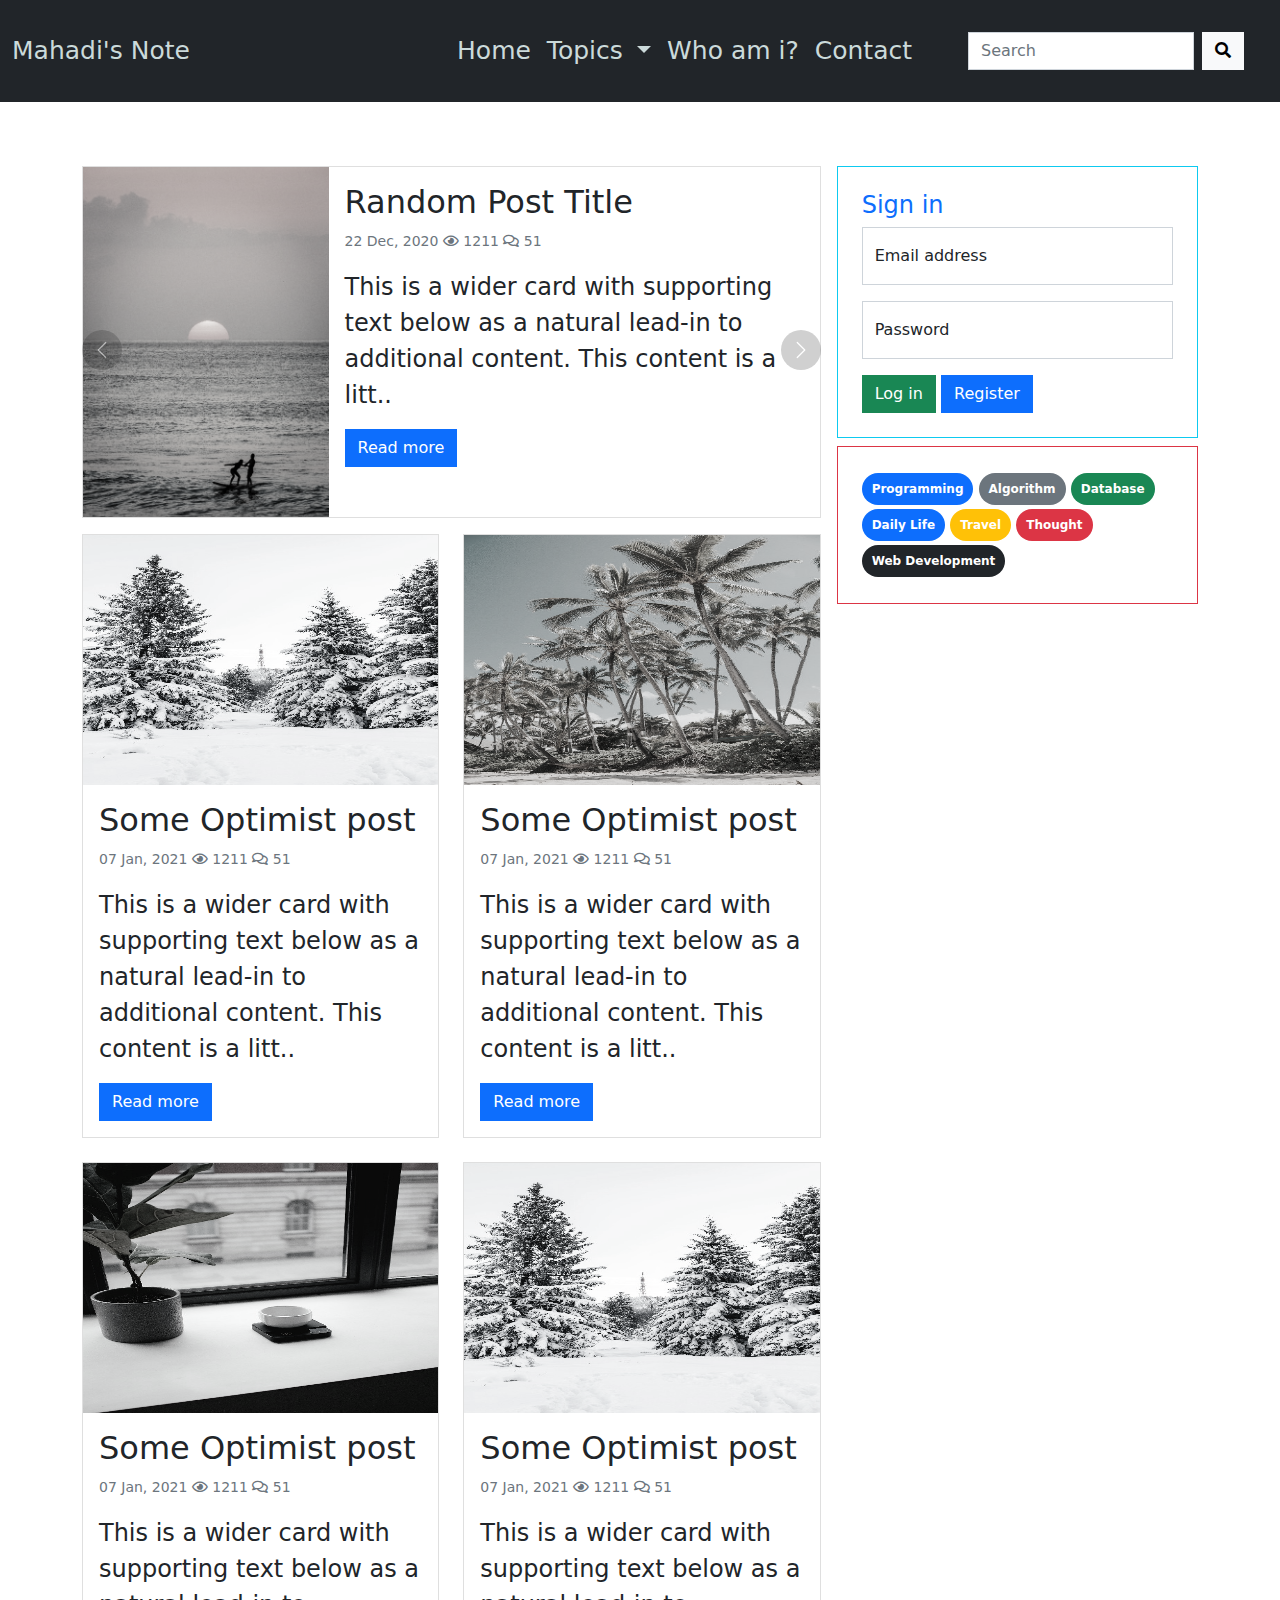
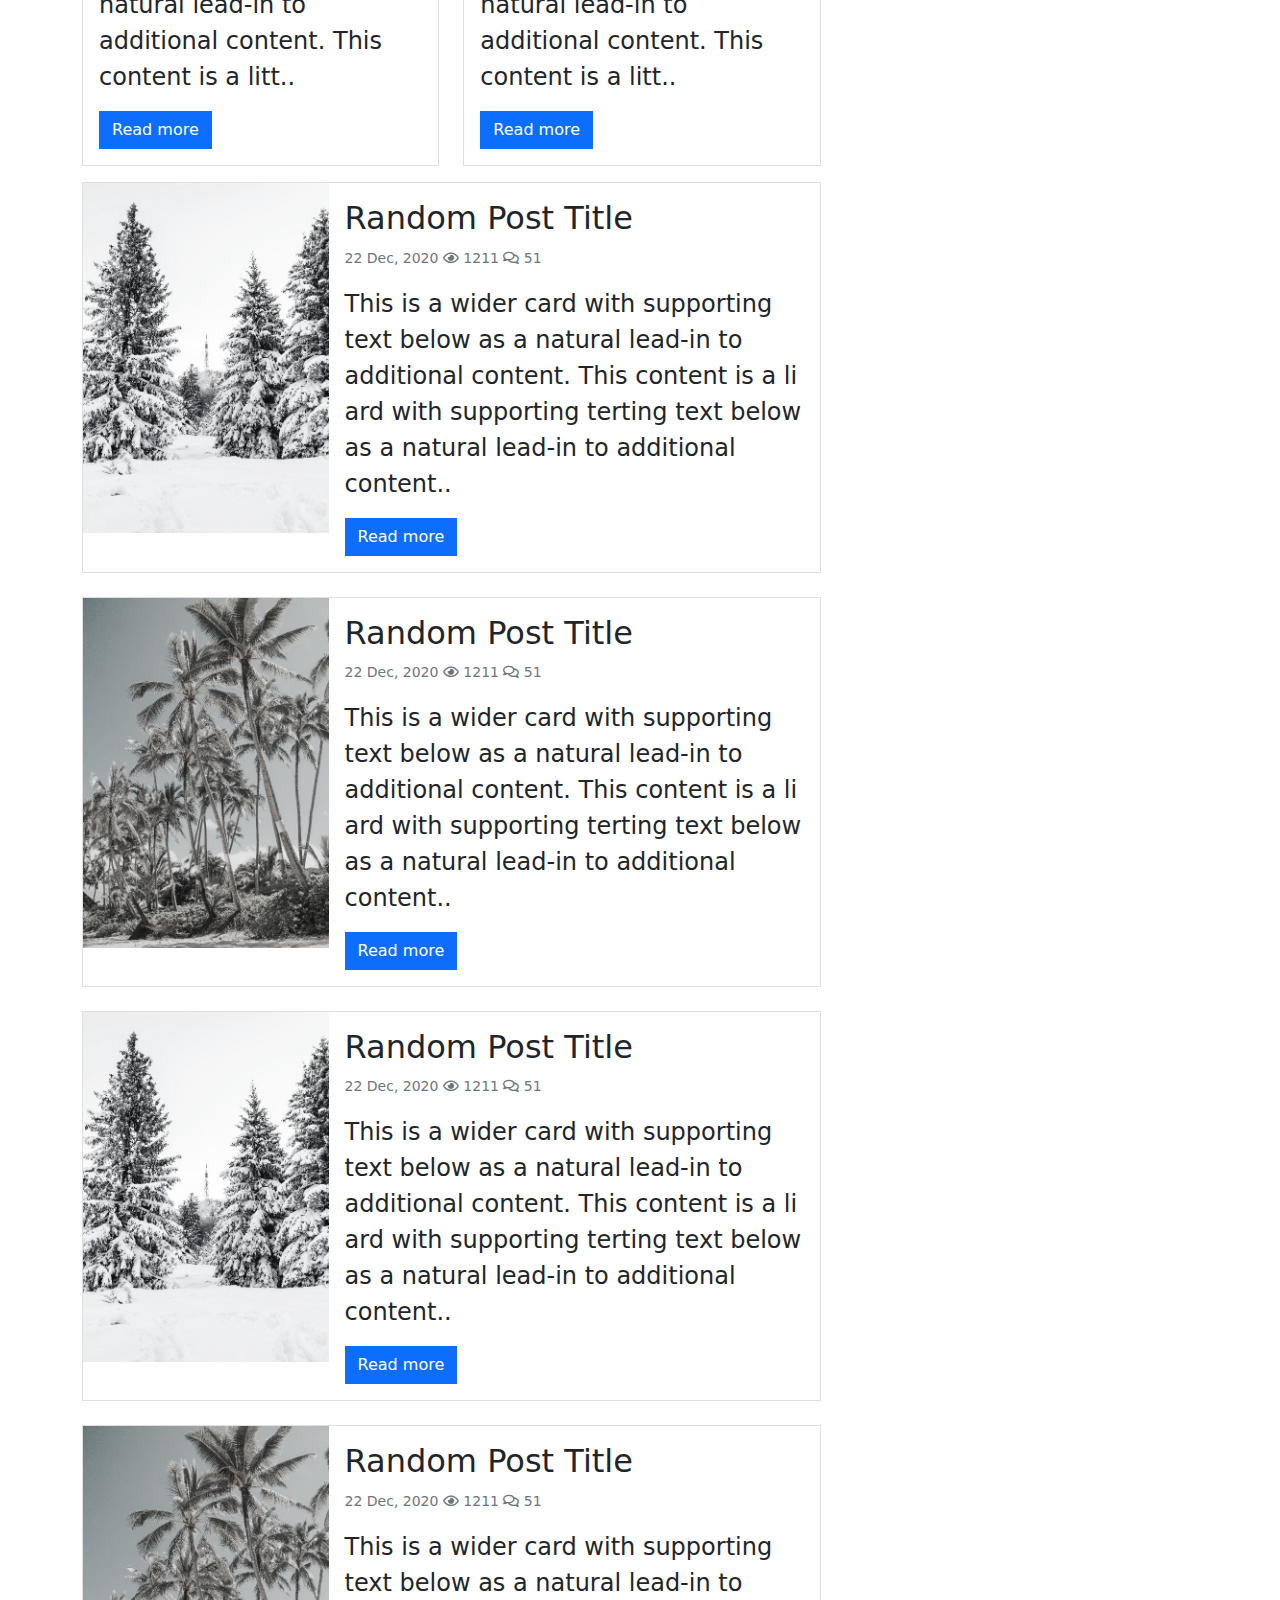
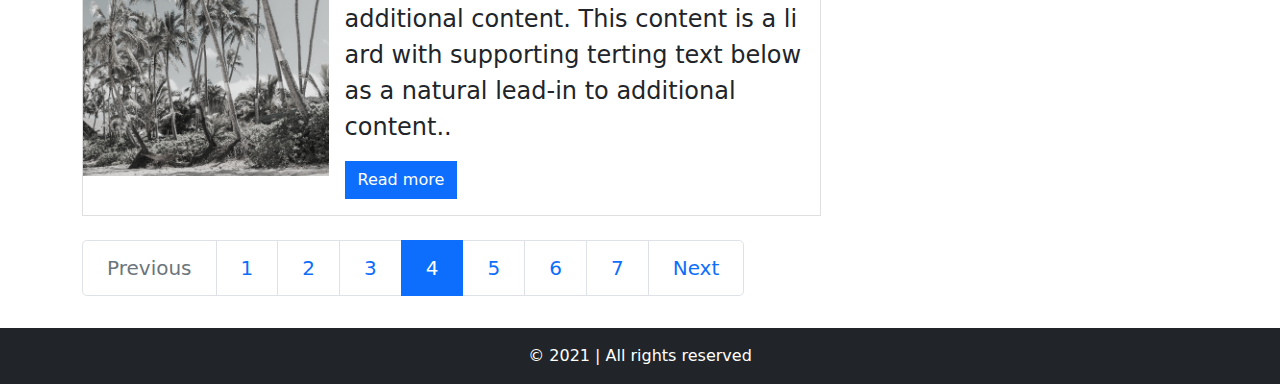
<file: index.html>
<!DOCTYPE html>
<html lang="en">
<head>
    <meta charset="UTF-8">
    <meta name="viewport" content="width=device-width, initial-scale=1.0">
    <title>Blog | Mahadi Hasan</title>
    
    <!-- CSS -->
    <link rel="stylesheet" href="resources/css/vendor/bootstrap.min.css">
    <link rel="stylesheet" href="resources/css/vendor/all.min.css">
    <link rel="stylesheet" href="resources/css/vendor/owl.carousel.min.css">
    <link rel="stylesheet" href="resources/css/vendor/owl.theme.default.css">
    <link rel="stylesheet" href="resources/css/style.css">
    
    <!-- JavaScript -->
    <script src="resources/js/vendor/jquery.min.js" type="text/javascript"></script>
    <script src="resources/js/vendor/bootstrap.bundle.min.js" type="text/javascript"></script>
    <script src="resources/js/vendor/owl.carousel.min.js" type="text/javascript"></script>
    <script src="resources/js/app.js" type="text/javascript"></script>   
    
</head>
<body>
    <nav class="navbar navbar-expand-lg navbar-dark bg-dark py-4">
        <div class="container-fluid">
            <a class="navbar-brand" href="index.html">Mahadi's Note</a>
            <button class="navbar-toggler rounded-0" type="button" data-bs-toggle="collapse" data-bs-target="#togglerContent" aria-controls="togglerContent" aria-expanded="false" aria-label="Toggle navigation">
                <!-- <span class="navbar-toggler-icon"></span> -->
                <i class="fas fa-angle-down"></i>
            </button>
            <div class="collapse navbar-collapse" id="togglerContent">
                
                <ul class="navbar-nav ms-auto me-5 mb-2 mb-lg-0">
                    
                    <li class="nav-item">
                        <a class="nav-link active" aria-current="page" href="index.html">Home</a>
                    </li>
                    
                    <li class="nav-item dropdown">
                        <a class="nav-link dropdown-toggle" href="#" id="navDrop" role="button" data-bs-toggle="dropdown" aria-expanded="false">
                            Topics
                        </a>
                        <ul class="dropdown-menu rounded-0" aria-labelledby="navDrop">
                            <li><a class="dropdown-item" href="#">Programming</a></li>
                            <li><a class="dropdown-item" href="#">Algorithm</a></li>
                            <li><hr class="dropdown-divider"></li>
                            <li><a class="dropdown-item" href="#">Web Development</a></li>
                            <li><a class="dropdown-item" href="#">Web Design</a></li>
                            <li><hr class="dropdown-divider"></li>
                            <li><a class="dropdown-item" href="#">Opinion</a></li>
                            <li><a class="dropdown-item" href="#">Random</a></li>
                            
                        </ul>
                    </li>
                    
                    <li class="nav-item">
                        <a class="nav-link" href="about.html">Who am i?</a>
                    </li>
                    
                    <li class="nav-item">
                        <a class="nav-link" href="contact.html">Contact</a>
                    </li>                    
                    
                </ul>
                
                <form class="d-flex">
                    <input class="form-control rounded-0 me-2" type="search" placeholder="Search" aria-label="Search">
                    <button class="btn btn-light rounded-0 me-4" type="submit"><i class="fas fa-search"></i></button>
                </form>
                
            </div>
        </div>
    </nav>
    
    <div class="container overflow-hidden">
        
        <div class="row g-3 mt-5 top-row">
            
            <div class="col-md-8 col-sm-12">

                <div id="topPostSlider" class="carousel slide" data-bs-ride="carousel">
                    
                    <div class="carousel-inner">
                        <div class="carousel-item active">
                            <div class="card rounded-0 mb-3">
                                <div class="row g-0">
            
                                    <div class="col-md-4">
                                        <img src="resources/media/4.jpg" class="img-fluid card-media" alt="">                            
                                    </div>
            
                                    <div class="col-md-8">
                                        <div class="card-body">
                                            <h2 class="card-title">Random Post Title</h2>
                                            <p class="card-text"><small class="text-muted">22 Dec, 2020 <i class="far fa-eye"></i> 1211 <i class="far fa-comments"></i> 51</small></p>
                                            <p class="card-text fs-4">This is a wider card with supporting text below as a natural lead-in to additional content. This content is a litt..</p>
                                            <a href="#" class="btn btn-primary rounded-0">Read more</a>
                                            
                                        </div>
                                    </div>
                                </div>
                            </div>
                        </div>
                        
                        <div class="carousel-item">
                            <div class="card rounded-0 mb-3">
                                <div class="row g-0">
            
                                    <div class="col-md-4">
                                        <img src="resources/media/2.jpg" class="img-fluid card-media" alt="">                            
                                    </div>
            
                                    <div class="col-md-8">
                                        <div class="card-body">
                                            <h2 class="card-title">Another Random Post</h2>
                                            <p class="card-text"><small class="text-muted">28 Dec, 2020 <i class="far fa-eye"></i> 1211 <i class="far fa-comments"></i> 51</small></p>
                                            <p class="card-text fs-4">This is a wider card with supporting text below as a natural lead-in to additional content. This content is a litt..</p>
                                            <a href="#" class="btn btn-primary rounded-0">Read more</a>
                                        </div>
                                    </div>
            
                                </div>
                            </div>
                        </div>
    
                        <div class="carousel-item">
                            <div class="card rounded-0 mb-3">
                                <div class="row g-0">
            
                                    <div class="col-md-4">
                                        <img src="resources/media/5.jpg" class="img-fluid card-media" alt="">                            
                                    </div>
            
                                    <div class="col-md-8">
                                        <div class="card-body">
                                            <h2 class="card-title">Another Exciting Post</h2>
                                            <p class="card-text"><small class="text-muted">01 Jan, 2021 <i class="far fa-eye"></i> 1211 <i class="far fa-comments"></i> 51</small></p>
                                            <p class="card-text fs-4">This is a wider card with supporting text below as a natural lead-in to additional content. This content is a litt..</p>
                                            <a href="#" class="btn btn-primary rounded-0">Read more</a>
                                        </div>
                                    </div>
            
                                </div>
                            </div>
                        </div>
    
                        <div class="carousel-item">
                            <div class="card rounded-0 mb-3">
                                <div class="row g-0">
            
                                    <div class="col-md-4">
                                        <img src="resources/media/4.jpg" class="img-fluid card-media" alt="">                            
                                    </div>
            
                                    <div class="col-md-8">
                                        <div class="card-body">
                                            <h2 class="card-title">Random Detail Post</h2>
                                            <p class="card-text"><small class="text-muted">05 Jan, 2021 <i class="far fa-eye"></i> 1211 <i class="far fa-comments"></i> 51</small></p>
                                            <p class="card-text fs-4">This is a wider card with supporting text below as a natural lead-in to additional content. This content is a litt..</p>
                                            <a href="#" class="btn btn-primary rounded-0">Read more</a>
                                        </div>
                                    </div>
            
                                </div>
                            </div>
                        </div>
    
                        <div class="carousel-item">
                            <div class="card rounded-0 mb-3">
                                <div class="row g-0">
            
                                    <div class="col-md-4">
                                        <img src="resources/media/6.jpg" class="img-fluid card-media" alt="">                            
                                    </div>
            
                                    <div class="col-md-8">
                                        <div class="card-body">
                                            <h2 class="card-title">Another Detail Post</h2>
                                            <p class="card-text"><small class="text-muted">12 Jan, 2021 <i class="far fa-eye"></i> 1211 <i class="far fa-comments"></i> 51</small></p>
                                            <p class="card-text fs-4">This is a wider card with supporting text below as a natural lead-in to additional content. This content is a litt..</p>
                                            <a href="#" class="btn btn-primary rounded-0">Read more</a>
                                        </div>
                                    </div>
            
                                </div>
                            </div>
                        </div>

                    </div>                    

                    <a class="carousel-control-prev" href="#topPostSlider" role="button" data-bs-slide="prev">
                        <span class="carousel-control-prev-icon" aria-hidden="true"></span>
                        <span class="sr-only">Previous</span>
                    </a>
                    <a class="carousel-control-next" href="#topPostSlider" role="button" data-bs-slide="next">
                        <span class="carousel-control-next-icon" aria-hidden="true"></span>
                        <span class="sr-only">Next</span>
                    </a>

                </div>

                <div class="row mb-3 g-4">

                    <div class="col-md-6 col-sm-12">
                        <div class="card rounded-0">
                            <img src="resources/media/3.jpg" class="card-img-top media-img-top rounded-0" alt="...">
                            <div class="card-body">
                                <h2 class="card-title">Some Optimist post</h2>
                                <p class="card-text"><small class="text-muted">07 Jan, 2021 <i class="far fa-eye"></i> 1211 <i class="far fa-comments"></i> 51</small></p>
                                <p class="card-text fs-4">This is a wider card with supporting text below as a natural lead-in to additional content. This content is a litt..</p>
                                <a href="#" class="btn btn-primary rounded-0">Read more</a>
                            </div>
                        </div>
                    </div>

                    <div class="col-md-6 col-sm-12">
                        <div class="card rounded-0">
                            <img src="resources/media/6.jpg" class="card-img-top media-img-top rounded-0" alt="...">
                            <div class="card-body">
                                <h2 class="card-title">Some Optimist post</h2>
                                <p class="card-text"><small class="text-muted">07 Jan, 2021 <i class="far fa-eye"></i> 1211 <i class="far fa-comments"></i> 51</small></p>
                                <p class="card-text fs-4">This is a wider card with supporting text below as a natural lead-in to additional content. This content is a litt..</p>
                                <a href="#" class="btn btn-primary rounded-0">Read more</a>
                            </div>
                        </div>
                    </div>

                    <div class="col-md-6 col-sm-12">
                        <div class="card rounded-0">
                            <img src="resources/media/5.jpg" class="card-img-top media-img-top rounded-0" alt="...">
                            <div class="card-body">
                                <h2 class="card-title">Some Optimist post</h2>
                                <p class="card-text"><small class="text-muted">07 Jan, 2021 <i class="far fa-eye"></i> 1211 <i class="far fa-comments"></i> 51</small></p>
                                <p class="card-text fs-4">This is a wider card with supporting text below as a natural lead-in to additional content. This content is a litt..</p>
                                <a href="#" class="btn btn-primary rounded-0">Read more</a>
                            </div>
                        </div>
                    </div>

                    <div class="col-md-6 col-sm-12">
                        <div class="card rounded-0">
                            <img src="resources/media/3.jpg" class="card-img-top media-img-top rounded-0" alt="...">
                            <div class="card-body">
                                <h2 class="card-title">Some Optimist post</h2>
                                <p class="card-text"><small class="text-muted">07 Jan, 2021 <i class="far fa-eye"></i> 1211 <i class="far fa-comments"></i> 51</small></p>
                                <p class="card-text fs-4">This is a wider card with supporting text below as a natural lead-in to additional content. This content is a litt..</p>
                                <a href="#" class="btn btn-primary rounded-0">Read more</a>
                            </div>
                        </div>
                    </div>

                </div>


                <div class="row singleRowPost mb-3 g-4">

                    <div class="col-md-12">
                        <div class="card rounded-0">
                            <div class="row g-0">
        
                                <div class="col-md-4">
                                    <img src="resources/media/3.jpg" class="img-fluid card-media d-block my-auto" alt="">                            
                                </div>
        
                                <div class="col-md-8">
                                    <div class="card-body">
                                        <h2 class="card-title">Random Post Title</h2>
                                        <p class="card-text"><small class="text-muted">22 Dec, 2020 <i class="far fa-eye"></i> 1211 <i class="far fa-comments"></i> 51</small></p>
                                        <p class="card-text fs-4">
                                            This is a wider card with supporting text below as a natural lead-in to additional content. This content is a li ard with supporting terting text below as a natural lead-in to additional content..
                                        </p>
                                        <a href="#" class="btn btn-primary rounded-0">Read more</a>                                    
                                    </div>
                                </div>
                            </div>
                        </div>
                    </div>

                    <div class="col-md-12">
                        <div class="card rounded-0">
                            <div class="row g-0">
        
                                <div class="col-md-4">
                                    <img src="resources/media/6.jpg" class="img-fluid card-media d-block my-auto" alt="">                            
                                </div>
        
                                <div class="col-md-8">
                                    <div class="card-body">
                                        <h2 class="card-title">Random Post Title</h2>
                                        <p class="card-text"><small class="text-muted">22 Dec, 2020 <i class="far fa-eye"></i> 1211 <i class="far fa-comments"></i> 51</small></p>
                                        <p class="card-text fs-4">
                                            This is a wider card with supporting text below as a natural lead-in to additional content. This content is a li ard with supporting terting text below as a natural lead-in to additional content..
                                        </p>
                                        <a href="#" class="btn btn-primary rounded-0">Read more</a>                                    
                                    </div>
                                </div>
                            </div>
                        </div>
                    </div>

                    <div class="col-md-12">
                        <div class="card rounded-0">
                            <div class="row g-0">
        
                                <div class="col-md-4">
                                    <img src="resources/media/3.jpg" class="img-fluid card-media d-block my-auto" alt="">                            
                                </div>
        
                                <div class="col-md-8">
                                    <div class="card-body">
                                        <h2 class="card-title">Random Post Title</h2>
                                        <p class="card-text"><small class="text-muted">22 Dec, 2020 <i class="far fa-eye"></i> 1211 <i class="far fa-comments"></i> 51</small></p>
                                        <p class="card-text fs-4">
                                            This is a wider card with supporting text below as a natural lead-in to additional content. This content is a li ard with supporting terting text below as a natural lead-in to additional content..
                                        </p>
                                        <a href="#" class="btn btn-primary rounded-0">Read more</a>                                    
                                    </div>
                                </div>
                            </div>
                        </div>
                    </div>

                    <div class="col-md-12">
                        <div class="card rounded-0">
                            <div class="row g-0">
        
                                <div class="col-md-4">
                                    <img src="resources/media/6.jpg" class="img-fluid card-media d-block my-auto" alt="">                            
                                </div>
        
                                <div class="col-md-8">
                                    <div class="card-body">
                                        <h2 class="card-title">Random Post Title</h2>
                                        <p class="card-text"><small class="text-muted">22 Dec, 2020 <i class="far fa-eye"></i> 1211 <i class="far fa-comments"></i> 51</small></p>
                                        <p class="card-text fs-4">
                                            This is a wider card with supporting text below as a natural lead-in to additional content. This content is a li ard with supporting terting text below as a natural lead-in to additional content..
                                        </p>
                                        <a href="#" class="btn btn-primary rounded-0">Read more</a>                                    
                                    </div>
                                </div>
                            </div>
                        </div>
                    </div>

                    <!-- Pagination -->
                    <nav aria-label="...">
                        <ul class="pagination pagination-lg">
                          <li class="page-item disabled">
                            <span class="page-link">Previous</span>
                          </li>
                          <li class="page-item"><a class="page-link" href="#">1</a></li>
                          <li class="page-item"><a class="page-link" href="#">2</a></li>                          
                          <li class="page-item"><a class="page-link" href="#">3</a></li>
                          <li class="page-item active" aria-current="page">
                            <span class="page-link">4</span>
                          </li>
                          <li class="page-item"><a class="page-link" href="#">5</a></li>                          
                          <li class="page-item"><a class="page-link" href="#">6</a></li>
                          <li class="page-item"><a class="page-link" href="#">7</a></li>
                          <li class="page-item">
                            <a class="page-link" href="#">Next</a>
                          </li>
                        </ul>
                      </nav>

                </div>

            </div>
            
            <div class="col-md-4 col-sm-12">

                <div class="border mb-2 border-info p-4">
                    <h4 class="h4 text-primary">Sign in</h4>

                    <form action="">

                        <div class="form-floating mb-3">
                            <input type="email" class="form-control rounded-0" name="email" id="email" placeholder="name@something.com">
                            <label for="email">Email address</label>
                        </div>

                        <div class="form-floating mb-3">
                            <input type="password" class="form-control rounded-0" name="pass" id="pass" placeholder="********">
                            <label for="pass">Password</label>
                        </div>

                        <button class="btn btn-success rounded-0">Log in</button>
                        <a href="register.php" class="btn btn-primary rounded-0">Register</a>

                    </form>
                        
                </div>

                <div class="border border-danger my-2 tagCloud p-4">
                    <a href="#" class="badge rounded-pill bg-primary">Programming</a>
                    <a href="#" class="badge rounded-pill bg-secondary">Algorithm</a>
                    <a href="#" class="badge rounded-pill bg-success">Database</a>
                    <a href="#" class="badge rounded-pill bg-primary">Daily Life</a>
                    <a href="#" class="badge rounded-pill bg-warning">Travel</a>
                    <a href="#" class="badge rounded-pill bg-danger">Thought</a>
                    <a href="#" class="badge rounded-pill bg-dark">Web Development</a>
                </div>

            </div>

        </div>
        
    </div>

    <footer class="container-fluid">
        <div class="row">
            <div class="col-12 p-3 bg-dark text-white text-center">
                &copy; 2021 | All rights reserved
            </div>
        </div>
    </footer>
    
</body>
</html>
</file>
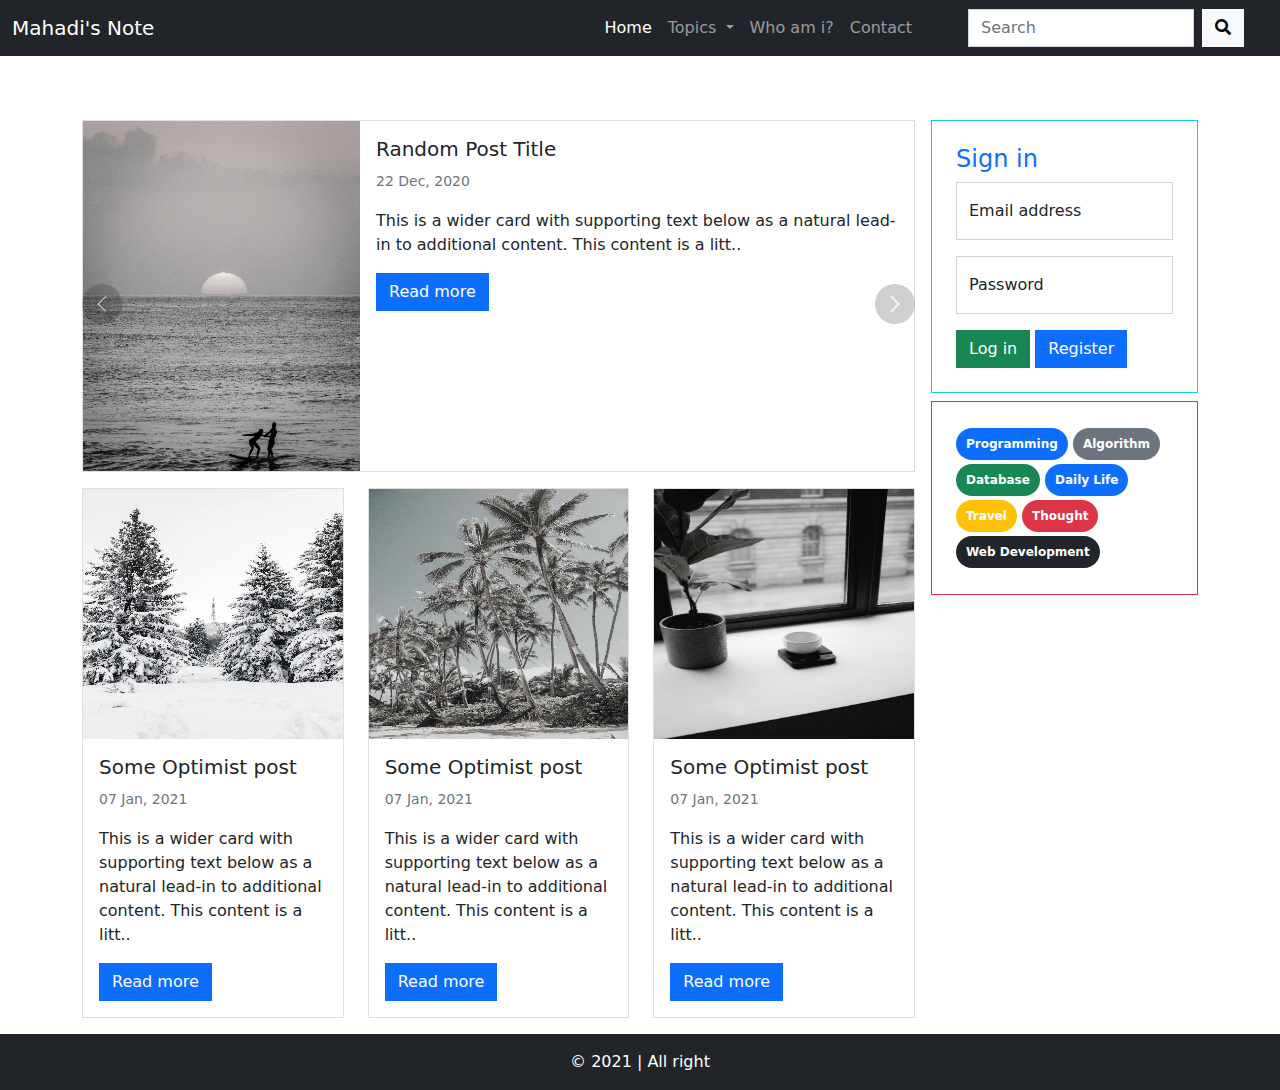
<file: template/index.html>
<!DOCTYPE html>
<html lang="en">
<head>
    <meta charset="UTF-8">
    <meta name="viewport" content="width=device-width, initial-scale=1.0">
    <title>Blog | Mahadi Hasan</title>
    
    <!-- CSS -->
    <link rel="stylesheet" href="resources/css/vendor/bootstrap.min.css">
    <link rel="stylesheet" href="resources/css/vendor/all.min.css">
    <link rel="stylesheet" href="resources/css/vendor/owl.carousel.min.css">
    <link rel="stylesheet" href="resources/css/vendor/owl.theme.default.css">
    <link rel="stylesheet" href="resources/css/style.css">
    
    <!-- JavaScript -->
    <script src="resources/js/vendor/jquery.min.js" type="text/javascript"></script>
    <script src="resources/js/vendor/bootstrap.bundle.min.js" type="text/javascript"></script>
    <script src="resources/js/vendor/owl.carousel.min.js" type="text/javascript"></script>
    <script src="resources/js/app.js" type="text/javascript"></script>   
    
</head>
<body>
    <nav class="navbar navbar-expand-lg navbar-dark bg-dark">
        <div class="container-fluid">
            <a class="navbar-brand" href="index.html">Mahadi's Note</a>
            <button class="navbar-toggler" type="button" data-bs-toggle="collapse" data-bs-target="#togglerContent" aria-controls="togglerContent" aria-expanded="false" aria-label="Toggle navigation">
                <span class="navbar-toggler-icon"></span>
            </button>
            <div class="collapse navbar-collapse" id="togglerContent">
                
                <ul class="navbar-nav ms-auto me-5 mb-2 mb-lg-0">
                    
                    <li class="nav-item">
                        <a class="nav-link active" aria-current="page" href="index.html">Home</a>
                    </li>
                    
                    <li class="nav-item dropdown">
                        <a class="nav-link dropdown-toggle" href="#" id="navDrop" role="button" data-bs-toggle="dropdown" aria-expanded="false">
                            Topics
                        </a>
                        <ul class="dropdown-menu" aria-labelledby="navDrop">
                            <li><a class="dropdown-item" href="#">Programming</a></li>
                            <li><a class="dropdown-item" href="#">Algorithm</a></li>
                            <li><hr class="dropdown-divider"></li>
                            <li><a class="dropdown-item" href="#">Web Development</a></li>
                            <li><a class="dropdown-item" href="#">Web Design</a></li>
                            <li><hr class="dropdown-divider"></li>
                            <li><a class="dropdown-item" href="#">Opinion</a></li>
                            <li><a class="dropdown-item" href="#">Random</a></li>
                            
                        </ul>
                    </li>
                    
                    <li class="nav-item">
                        <a class="nav-link" href="about.html">Who am i?</a>
                    </li>
                    
                    <li class="nav-item">
                        <a class="nav-link" href="contact.html">Contact</a>
                    </li>                    
                    
                </ul>
                
                <form class="d-flex">
                    <input class="form-control rounded-0 me-2" type="search" placeholder="Search" aria-label="Search">
                    <button class="btn btn-light rounded-0 me-4" type="submit"><i class="fas fa-search"></i></button>
                </form>
                
            </div>
        </div>
    </nav>
    
    <div class="container overflow-hidden">
        
        <div class="row g-3 mt-5 top-row">
            
            <div class="col-md-9 col-sm-12">

                <div id="topPostSlider" class="carousel slide" data-bs-ride="carousel">
                    
                    <div class="carousel-inner">
                        <div class="carousel-item active">
                            <div class="card rounded-0 mb-3">
                                <div class="row g-0">
            
                                    <div class="col-md-4">
                                        <img src="resources/media/4.jpg" class="img-fluid card-media" alt="">                            
                                    </div>
            
                                    <div class="col-md-8">
                                        <div class="card-body">
                                            <h5 class="card-title">Random Post Title</h5>
                                            <p class="card-text"><small class="text-muted">22 Dec, 2020</small></p>
                                            <p class="card-text">This is a wider card with supporting text below as a natural lead-in to additional content. This content is a litt..</p>
                                            <a href="#" class="btn btn-primary rounded-0">Read more</a>
                                            
                                        </div>
                                    </div>
                                </div>
                            </div>
                        </div>
                        
                        <div class="carousel-item">
                            <div class="card rounded-0 mb-3">
                                <div class="row g-0">
            
                                    <div class="col-md-4">
                                        <img src="resources/media/2.jpg" class="img-fluid card-media" alt="">                            
                                    </div>
            
                                    <div class="col-md-8">
                                        <div class="card-body">
                                            <h5 class="card-title">Another Random Post</h5>
                                            <p class="card-text"><small class="text-muted">28 Dec, 2020</small></p>
                                            <p class="card-text">This is a wider card with supporting text below as a natural lead-in to additional content. This content is a litt..</p>
                                            <a href="#" class="btn btn-primary rounded-0">Read more</a>
                                        </div>
                                    </div>
            
                                </div>
                            </div>
                        </div>
    
                        <div class="carousel-item">
                            <div class="card rounded-0 mb-3">
                                <div class="row g-0">
            
                                    <div class="col-md-4">
                                        <img src="resources/media/5.jpg" class="img-fluid card-media" alt="">                            
                                    </div>
            
                                    <div class="col-md-8">
                                        <div class="card-body">
                                            <h5 class="card-title">Another Exciting Post</h5>
                                            <p class="card-text"><small class="text-muted">01 Jan, 2021</small></p>
                                            <p class="card-text">This is a wider card with supporting text below as a natural lead-in to additional content. This content is a litt..</p>
                                            <a href="#" class="btn btn-primary rounded-0">Read more</a>
                                        </div>
                                    </div>
            
                                </div>
                            </div>
                        </div>
    
                        <div class="carousel-item">
                            <div class="card rounded-0 mb-3">
                                <div class="row g-0">
            
                                    <div class="col-md-4">
                                        <img src="resources/media/4.jpg" class="img-fluid card-media" alt="">                            
                                    </div>
            
                                    <div class="col-md-8">
                                        <div class="card-body">
                                            <h5 class="card-title">Random Detail Post</h5>
                                            <p class="card-text"><small class="text-muted">05 Jan, 2021</small></p>
                                            <p class="card-text">This is a wider card with supporting text below as a natural lead-in to additional content. This content is a litt..</p>
                                            <a href="#" class="btn btn-primary rounded-0">Read more</a>
                                        </div>
                                    </div>
            
                                </div>
                            </div>
                        </div>
    
                        <div class="carousel-item">
                            <div class="card rounded-0 mb-3">
                                <div class="row g-0">
            
                                    <div class="col-md-4">
                                        <img src="resources/media/6.jpg" class="img-fluid card-media" alt="">                            
                                    </div>
            
                                    <div class="col-md-8">
                                        <div class="card-body">
                                            <h5 class="card-title">Another Detail Post</h5>
                                            <p class="card-text"><small class="text-muted">212 Jan, 2021</small></p>
                                            <p class="card-text">This is a wider card with supporting text below as a natural lead-in to additional content. This content is a litt..</p>
                                            <a href="#" class="btn btn-primary rounded-0">Read more</a>
                                        </div>
                                    </div>
            
                                </div>
                            </div>
                        </div>

                    </div>                    

                    <a class="carousel-control-prev" href="#topPostSlider" role="button" data-bs-slide="prev">
                        <span class="carousel-control-prev-icon" aria-hidden="true"></span>
                        <span class="sr-only">Previous</span>
                    </a>
                    <a class="carousel-control-next" href="#topPostSlider" role="button" data-bs-slide="next">
                        <span class="carousel-control-next-icon" aria-hidden="true"></span>
                        <span class="sr-only">Next</span>
                    </a>

                </div>

                <div class="row mb-3 g-4">

                    <div class="col-md-4 col-sm-12">
                        <div class="card rounded-0">
                            <img src="resources/media/3.jpg" class="card-img-top media-img-top rounded-0" alt="...">
                            <div class="card-body">
                                <h5 class="card-title">Some Optimist post</h5>
                                <p class="card-text"><small class="text-muted">07 Jan, 2021</small></p>
                                <p class="card-text">This is a wider card with supporting text below as a natural lead-in to additional content. This content is a litt..</p>
                                <a href="#" class="btn btn-primary rounded-0">Read more</a>
                            </div>
                        </div>
                    </div>

                    <div class="col-md-4 col-sm-12">
                        <div class="card rounded-0">
                            <img src="resources/media/6.jpg" class="card-img-top media-img-top rounded-0" alt="...">
                            <div class="card-body">
                                <h5 class="card-title">Some Optimist post</h5>
                                <p class="card-text"><small class="text-muted">07 Jan, 2021</small></p>
                                <p class="card-text">This is a wider card with supporting text below as a natural lead-in to additional content. This content is a litt..</p>
                                <a href="#" class="btn btn-primary rounded-0">Read more</a>
                            </div>
                        </div>
                    </div>

                    <div class="col-md-4 col-sm-12">
                        <div class="card rounded-0">
                            <img src="resources/media/5.jpg" class="card-img-top media-img-top rounded-0" alt="...">
                            <div class="card-body">
                                <h5 class="card-title">Some Optimist post</h5>
                                <p class="card-text"><small class="text-muted">07 Jan, 2021</small></p>
                                <p class="card-text">This is a wider card with supporting text below as a natural lead-in to additional content. This content is a litt..</p>
                                <a href="#" class="btn btn-primary rounded-0">Read more</a>
                            </div>
                        </div>
                    </div>

                </div>

            </div>
            
            <div class="col-md-3 col-sm-12">

                <div class="border mb-2 border-info p-4">
                    <h4 class="h4 text-primary">Sign in</h4>

                    <form action="">

                        <div class="form-floating mb-3">
                            <input type="email" class="form-control rounded-0" name="email" id="email" placeholder="name@something.com">
                            <label for="email">Email address</label>
                        </div>

                        <div class="form-floating mb-3">
                            <input type="password" class="form-control rounded-0" name="pass" id="pass" placeholder="********">
                            <label for="pass">Password</label>
                        </div>

                        <button class="btn btn-success rounded-0">Log in</button>
                        <a href="register.php" class="btn btn-primary rounded-0">Register</a>

                    </form>
                        
                </div>

                <div class="border border-danger my-2 tagCloud p-4">
                    <a href="#" class="badge rounded-pill bg-primary">Programming</a>
                    <a href="#" class="badge rounded-pill bg-secondary">Algorithm</a>
                    <a href="#" class="badge rounded-pill bg-success">Database</a>
                    <a href="#" class="badge rounded-pill bg-primary">Daily Life</a>
                    <a href="#" class="badge rounded-pill bg-warning">Travel</a>
                    <a href="#" class="badge rounded-pill bg-danger">Thought</a>
                    <a href="#" class="badge rounded-pill bg-dark">Web Development</a>
                </div>

            </div>

        </div>
        
    </div>

    <footer class="container-fluid">
        <div class="row">
            <div class="col-12 p-3 bg-dark text-white text-center">
                &copy; 2021 | All right
            </div>
        </div>
    </footer>
    
</body>
</html>
</file>
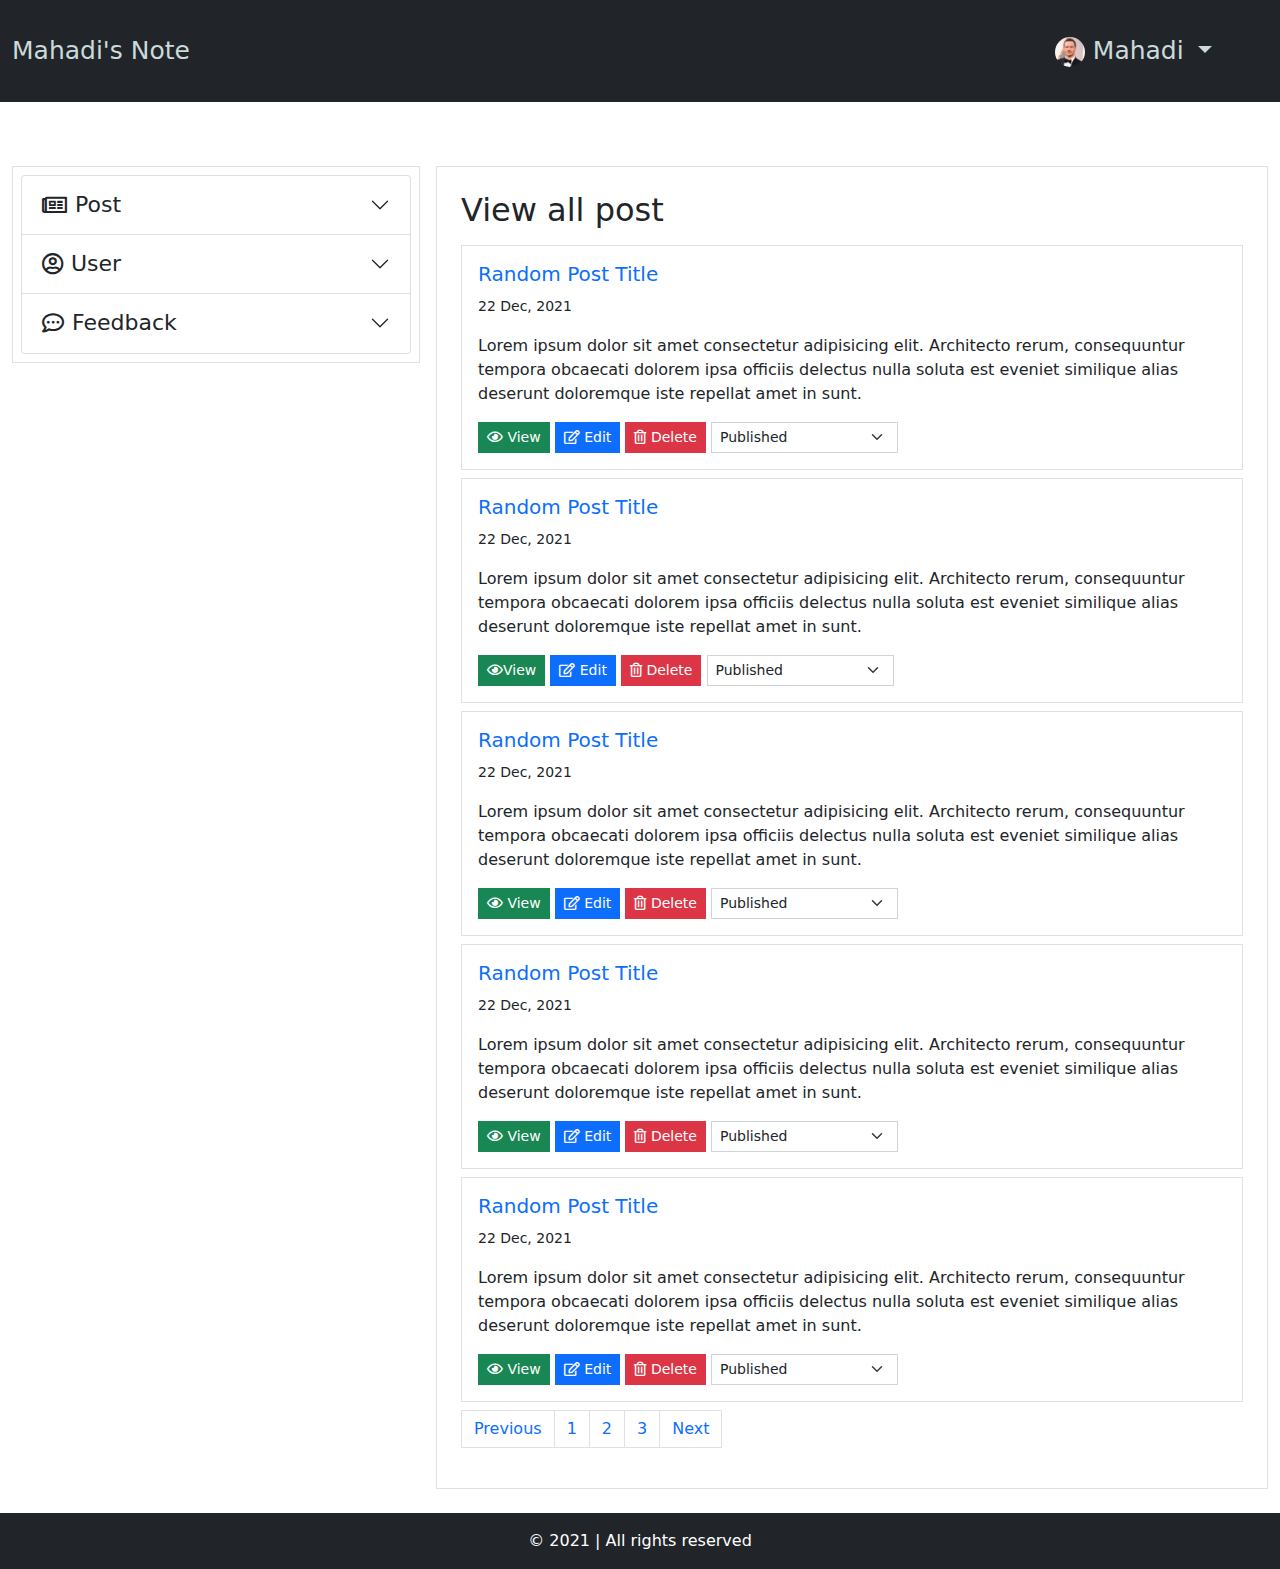
<file: allpost.html>
<!DOCTYPE html>
<html lang="en">
<head>
    <meta charset="UTF-8">
    <meta name="viewport" content="width=device-width, initial-scale=1.0">
    <title>Manage Post | Mahadi Hasan</title>
    
    <!-- CSS -->
    <link rel="stylesheet" href="resources/css/vendor/bootstrap.min.css">
    <link rel="stylesheet" href="resources/css/vendor/all.min.css">
    <link rel="stylesheet" href="resources/css/vendor/owl.carousel.min.css">
    <link rel="stylesheet" href="resources/css/vendor/owl.theme.default.css">
    <link rel="stylesheet" href="resources/css/style.css">
    
    <!-- JavaScript -->
    <script src="resources/js/vendor/jquery.min.js" type="text/javascript"></script>
    <script src="resources/js/vendor/bootstrap.bundle.min.js" type="text/javascript"></script>
    <script src="resources/js/vendor/owl.carousel.min.js" type="text/javascript"></script>
    <script src="resources/js/vendor/apexcharts.min.js" type="text/javascript"></script>
    <script src="resources/js/vendor/tinymce/tinymce.min.js" type="text/javascript"></script>    
    <script src="resources/js/app.js" type="text/javascript"></script>   
    
</head>
<body>
    <nav class="navbar navbar-expand-lg navbar-dark bg-dark py-4">
        <div class="container-fluid">
            <a class="navbar-brand" href="index.html">Mahadi's Note</a>
            <button class="navbar-toggler rounded-0" type="button" data-bs-toggle="collapse" data-bs-target="#togglerContent" aria-controls="togglerContent" aria-expanded="false" aria-label="Toggle navigation">
                <!-- <span class="navbar-toggler-icon"></span> -->
                <i class="fas fa-angle-down"></i>
            </button>
            <div class="collapse navbar-collapse" id="togglerContent">
                
                <ul class="navbar-nav ms-auto me-5 mb-2 mb-lg-0">
                    
                    <li class="nav-item dropdown">
                        <a class="nav-link dropdown-toggle" href="#" id="navDrop" role="button" data-bs-toggle="dropdown" aria-expanded="false">
                            <img src="resources/media/profile.jpg" id="thumbPropicNav" alt=""> Mahadi
                        </a>
                        <ul class="dropdown-menu rounded-0" aria-labelledby="navDrop">
                            <li><a class="dropdown-item" href="#">Account</a></li>
                            <li><a class="dropdown-item" href="#">Profile</a></li>
                            <li><hr class="dropdown-divider"></li>
                            <li><a class="dropdown-item" href="#">Sign out</a></li>                            
                        </ul>
                    </li>
                    
                </ul>
                                
            </div>
        </div>
    </nav>
    
    <div class="container-fluid overflow-hidden">
        
        <div class="row g-3 mt-5 mb-3">
            
            <div class="col-md-4 col-sm-12">

                <div class="border p-2">

                    <div class="accordion" id="sideNav">

                        <div class="accordion-item">
                            <h2 class="accordion-header" id="postsNav">
                                <button class="accordion-button collapsed" type="button" data-bs-toggle="collapse" data-bs-target="#posts"  aria-expanded="false" aria-controls="posts">
                                    <i class="far fa-newspaper me-2"></i> Post
                                </button>
                            </h2>
                            <div id="posts" class="accordion-collapse collapse" aria-labelledby="postsNav" data-bs-parent="#sideNav">
                                <div class="accordion-body">
                                    <a href="#" class="subNavSide"> <i class="far fa-keyboard me-2"> </i>Create Post</a>
                                    <a href="#" class="subNavSide"> <i class="far fa-eye me-2"></i> All Post</a>
                                </div>
                            </div>
                        </div>

                        <div class="accordion-item">
                            <h2 class="accordion-header" id="userNav">
                                <button class="accordion-button collapsed" type="button" data-bs-toggle="collapse" data-bs-target="#users"  aria-expanded="false"  aria-controls="users">
                                    <i class="far fa-user-circle me-2"></i> User
                                </button>
                            </h2>
                            <div id="users" class="accordion-collapse collapse" aria-labelledby="userNav" data-bs-parent="#sideNav">
                                <div class="accordion-body">
                                    <a href="#" class="subNavSide"> <i class="fas fa-user-plus me-2"></i> Create</a>
                                    <a href="#" class="subNavSide"> <i class="far fa-eye me-2"></i>View</a>
                                </div>
                            </div>
                        </div>

                        <div class="accordion-item">
                            <h2 class="accordion-header" id="feedbackNav">
                                <button class="accordion-button collapsed" type="button" data-bs-toggle="collapse" data-bs-target="#feedback"  aria-expanded="false"  aria-controls="feedback">
                                    <i class="far fa-comment-dots me-2"></i> Feedback
                                </button>
                            </h2>
                            <div id="feedback" class="accordion-collapse collapse" aria-labelledby="feedbackNav" data-bs-parent="#sideNav">
                                <div class="accordion-body">
                                    <a href="#" class="subNavSide"> <i class="far fa-eye me-2"></i> View</a>
                                </div>
                            </div>
                        </div>
                    
                    </div>                   

                </div>

            </div>
            

            <div class="col-md-8 col-sm-12">
                <div class="border p-4 mb-2">
                    <h2 class="h2 mb-3">View all post</h2>                    
                    
                    <div class="border my-2 p-3">
                        <h5 class="h5 text-primary">Random Post Title</h5>
                        <p><small>22 Dec, 2021</small></p> 
                        <p>
                            Lorem ipsum dolor sit amet consectetur adipisicing elit. Architecto rerum, consequuntur tempora obcaecati dolorem ipsa officiis delectus nulla soluta est eveniet similique alias deserunt doloremque iste repellat amet in sunt.
                        </p>
                        <a class="btn btn-success btn-sm rounded-0"><i class="far fa-eye"></i> View</a>
                        <a class="btn btn-primary btn-sm rounded-0"><i class="far fa-edit"></i> Edit</a>
                        <a class="btn btn-danger btn-sm rounded-0"><i class="far fa-trash-alt"></i> Delete</a>
                        
                        <select class="form-select form-select-sm rounded-0 d-inline w-25" name="" id="">
                            <option value="published">Published</option>
                            <option value="draft">Draft</option>
                        </select>
                    
                    </div>

                    <div class="border my-2 p-3">
                        <h5 class="h5 text-primary">Random Post Title</h5>
                        <p><small>22 Dec, 2021</small></p> 
                        <p>
                            Lorem ipsum dolor sit amet consectetur adipisicing elit. Architecto rerum, consequuntur tempora obcaecati dolorem ipsa officiis delectus nulla soluta est eveniet similique alias deserunt doloremque iste repellat amet in sunt.
                        </p>
                        <a class="btn btn-success btn-sm rounded-0"><i class="far fa-eye"></i>View</a>
                        <a class="btn btn-primary btn-sm rounded-0"><i class="far fa-edit"></i> Edit</a>
                        <a class="btn btn-danger btn-sm rounded-0"><i class="far fa-trash-alt"></i> Delete</a>
                        
                        <select class="form-select form-select-sm rounded-0 d-inline w-25" name="" id="">
                            <option value="published">Published</option>
                            <option value="draft">Draft</option>
                        </select>
                    
                    </div>

                    <div class="border my-2 p-3">
                        <h5 class="h5 text-primary">Random Post Title</h5>
                        <p><small>22 Dec, 2021</small></p> 
                        <p>
                            Lorem ipsum dolor sit amet consectetur adipisicing elit. Architecto rerum, consequuntur tempora obcaecati dolorem ipsa officiis delectus nulla soluta est eveniet similique alias deserunt doloremque iste repellat amet in sunt.
                        </p>
                        <a class="btn btn-success btn-sm rounded-0"><i class="far fa-eye"></i> View</a>
                        <a class="btn btn-primary btn-sm rounded-0"><i class="far fa-edit"></i> Edit</a>
                        <a class="btn btn-danger btn-sm rounded-0"><i class="far fa-trash-alt"></i> Delete</a>
                        
                        <select class="form-select form-select-sm rounded-0 d-inline w-25" name="" id="">
                            <option value="published">Published</option>
                            <option value="draft">Draft</option>
                        </select>
                    
                    </div>

                    <div class="border my-2 p-3">
                        <h5 class="h5 text-primary">Random Post Title</h5>
                        <p><small>22 Dec, 2021</small></p> 
                        <p>
                            Lorem ipsum dolor sit amet consectetur adipisicing elit. Architecto rerum, consequuntur tempora obcaecati dolorem ipsa officiis delectus nulla soluta est eveniet similique alias deserunt doloremque iste repellat amet in sunt.
                        </p>
                        <a class="btn btn-success btn-sm rounded-0"><i class="far fa-eye"></i> View</a>
                        <a class="btn btn-primary btn-sm rounded-0"><i class="far fa-edit"></i> Edit</a>
                        <a class="btn btn-danger btn-sm rounded-0"><i class="far fa-trash-alt"></i> Delete</a>
                            
                        <select class="form-select form-select-sm rounded-0 d-inline w-25" name="" id="">
                            <option value="published">Published</option>
                            <option value="draft">Draft</option>
                        </select>
                                          
                    </div>

                    <div class="border my-2 p-3">
                        <h5 class="h5 text-primary">Random Post Title</h5>
                        <p><small>22 Dec, 2021</small></p> 
                        <p>
                            Lorem ipsum dolor sit amet consectetur adipisicing elit. Architecto rerum, consequuntur tempora obcaecati dolorem ipsa officiis delectus nulla soluta est eveniet similique alias deserunt doloremque iste repellat amet in sunt.
                        </p>
                        <a class="btn btn-success btn-sm rounded-0"><i class="far fa-eye"></i> View</a>
                        <a class="btn btn-primary btn-sm rounded-0"><i class="far fa-edit"></i> Edit</a>
                        <a class="btn btn-danger btn-sm rounded-0"><i class="far fa-trash-alt"></i> Delete</a>
                        
                        <select class="form-select form-select-sm rounded-0 d-inline w-25" name="" id="">
                            <option value="published">Published</option>
                            <option value="draft">Draft</option>
                        </select>
                    
                    </div>

                    <!-- Pagination -->
                    <nav aria-label="Page navigation">
                        <ul class="pagination">
                          <li class="page-item"><a class="page-link rounded-0" href="#">Previous</a></li>
                          <li class="page-item"><a class="page-link" href="#">1</a></li>
                          <li class="page-item"><a class="page-link" href="#">2</a></li>
                          <li class="page-item"><a class="page-link" href="#">3</a></li>
                          <li class="page-item"><a class="page-link rounded-0" href="#">Next</a></li>
                        </ul>
                    </nav>

                </div>

            </div>

        </div>
        
    </div>

    <footer class="container-fluid">
        <div class="row">
            <div class="col-12 p-3 bg-dark text-white text-center">
                &copy; 2021 | All rights reserved
            </div>
        </div>
    </footer>

    <script>
        tinymce.init({selector:'#content'});
    </script>
</body>
</html>
</file>
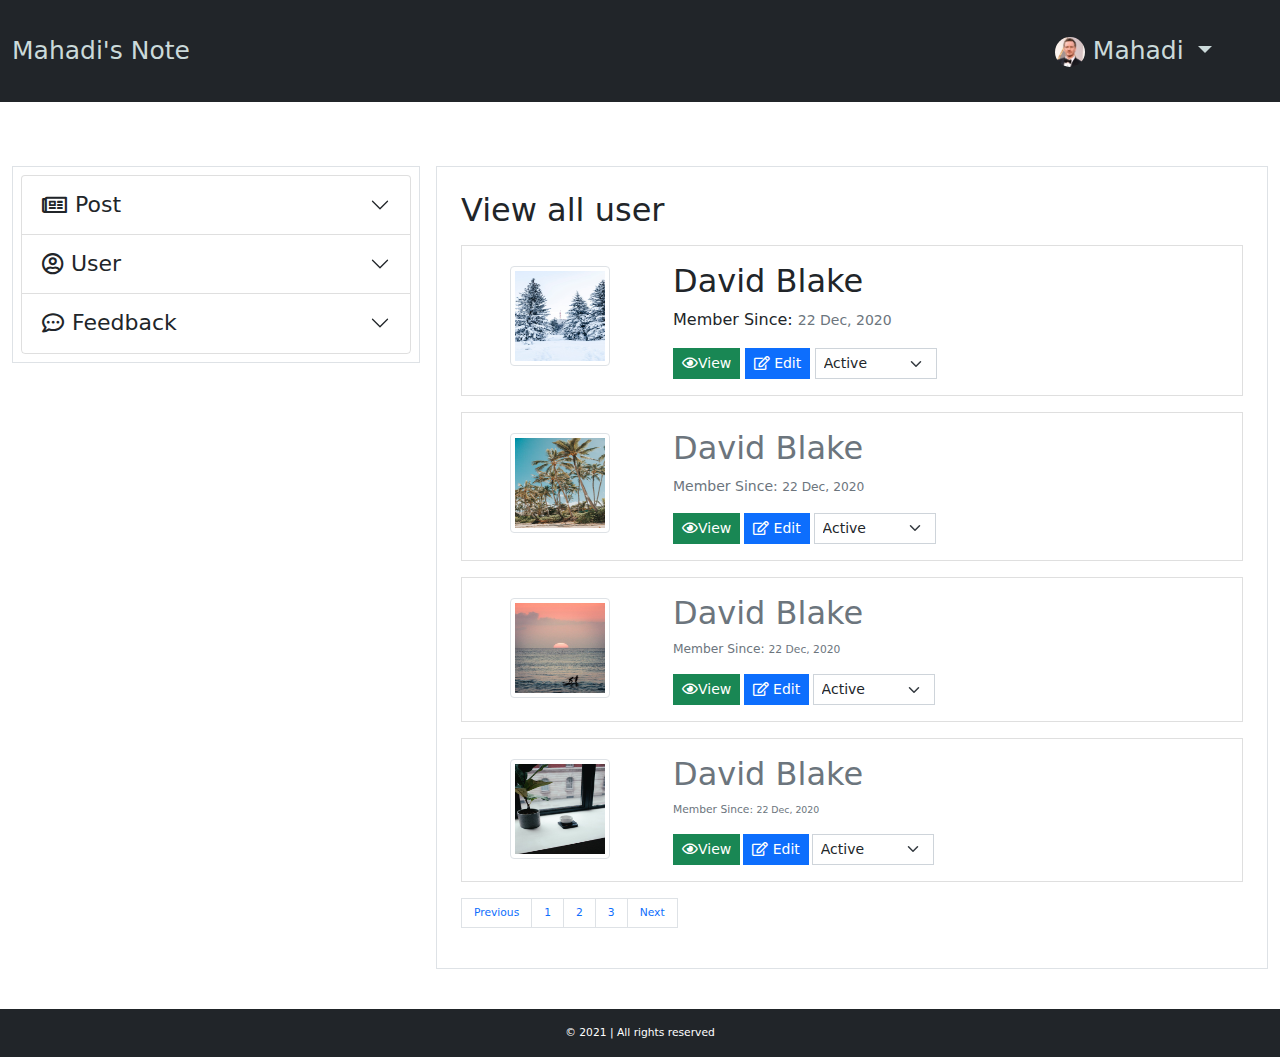
<file: alluser.html>
<!DOCTYPE html>
<html lang="en">
<head>
    <meta charset="UTF-8">
    <meta name="viewport" content="width=device-width, initial-scale=1.0">
    <title>Manage User | Mahadi Hasan</title>
    
    <!-- CSS -->
    <link rel="stylesheet" href="resources/css/vendor/bootstrap.min.css">
    <link rel="stylesheet" href="resources/css/vendor/all.min.css">
    <link rel="stylesheet" href="resources/css/vendor/owl.carousel.min.css">
    <link rel="stylesheet" href="resources/css/vendor/owl.theme.default.css">
    <link rel="stylesheet" href="resources/css/style.css">
    
    <!-- JavaScript -->
    <script src="resources/js/vendor/jquery.min.js" type="text/javascript"></script>
    <script src="resources/js/vendor/bootstrap.bundle.min.js" type="text/javascript"></script>
    <script src="resources/js/vendor/owl.carousel.min.js" type="text/javascript"></script>
    <script src="resources/js/vendor/apexcharts.min.js" type="text/javascript"></script>
    <script src="resources/js/vendor/tinymce/tinymce.min.js" type="text/javascript"></script>    
    <script src="resources/js/app.js" type="text/javascript"></script>   
    
</head>
<body>
    <nav class="navbar navbar-expand-lg navbar-dark bg-dark py-4">
        <div class="container-fluid">
            <a class="navbar-brand" href="index.html">Mahadi's Note</a>
            <button class="navbar-toggler rounded-0" type="button" data-bs-toggle="collapse" data-bs-target="#togglerContent" aria-controls="togglerContent" aria-expanded="false" aria-label="Toggle navigation">
                <!-- <span class="navbar-toggler-icon"></span> -->
                <i class="fas fa-angle-down"></i>
            </button>
            <div class="collapse navbar-collapse" id="togglerContent">
                
                <ul class="navbar-nav ms-auto me-5 mb-2 mb-lg-0">
                    
                    <li class="nav-item dropdown">
                        <a class="nav-link dropdown-toggle" href="#" id="navDrop" role="button" data-bs-toggle="dropdown" aria-expanded="false">
                            <img src="resources/media/profile.jpg" id="thumbPropicNav" alt=""> Mahadi
                        </a>
                        <ul class="dropdown-menu rounded-0" aria-labelledby="navDrop">
                            <li><a class="dropdown-item" href="#">Account</a></li>
                            <li><a class="dropdown-item" href="#">Profile</a></li>
                            <li><hr class="dropdown-divider"></li>
                            <li><a class="dropdown-item" href="#">Sign out</a></li>                            
                        </ul>
                    </li>
                    
                </ul>
                                
            </div>
        </div>
    </nav>
    
    <div class="container-fluid overflow-hidden">
        
        <div class="row g-3 mt-5 mb-3">
            
            <div class="col-md-4 col-sm-12">

                <div class="border p-2">

                    <div class="accordion" id="sideNav">

                        <div class="accordion-item">
                            <h2 class="accordion-header" id="postsNav">
                                <button class="accordion-button collapsed" type="button" data-bs-toggle="collapse" data-bs-target="#posts"  aria-expanded="false" aria-controls="posts">
                                    <i class="far fa-newspaper me-2"></i> Post
                                </button>
                            </h2>
                            <div id="posts" class="accordion-collapse collapse" aria-labelledby="postsNav" data-bs-parent="#sideNav">
                                <div class="accordion-body">
                                    <a href="#" class="subNavSide"> <i class="far fa-keyboard me-2"> </i>Create Post</a>
                                    <a href="#" class="subNavSide"> <i class="far fa-eye me-2"></i> All Post</a>
                                </div>
                            </div>
                        </div>

                        <div class="accordion-item">
                            <h2 class="accordion-header" id="userNav">
                                <button class="accordion-button collapsed" type="button" data-bs-toggle="collapse" data-bs-target="#users"  aria-expanded="false"  aria-controls="users">
                                    <i class="far fa-user-circle me-2"></i> User
                                </button>
                            </h2>
                            <div id="users" class="accordion-collapse collapse" aria-labelledby="userNav" data-bs-parent="#sideNav">
                                <div class="accordion-body">
                                    <a href="#" class="subNavSide"> <i class="fas fa-user-plus me-2"></i> Create</a>
                                    <a href="#" class="subNavSide"> <i class="far fa-eye me-2"></i>View</a>
                                </div>
                            </div>
                        </div>

                        <div class="accordion-item">
                            <h2 class="accordion-header" id="feedbackNav">
                                <button class="accordion-button collapsed" type="button" data-bs-toggle="collapse" data-bs-target="#feedback"  aria-expanded="false"  aria-controls="feedback">
                                    <i class="far fa-comment-dots me-2"></i> Feedback
                                </button>
                            </h2>
                            <div id="feedback" class="accordion-collapse collapse" aria-labelledby="feedbackNav" data-bs-parent="#sideNav">
                                <div class="accordion-body">
                                    <a href="#" class="subNavSide"> <i class="far fa-eye me-2"></i> View</a>
                                </div>
                            </div>
                        </div>
                    
                    </div>                   

                </div>

            </div>
            

            <div class="col-md-8 col-sm-12">
                <div class="border p-4 mb-2">
                    <h2 class="h2 mb-3">View all user</h2>                    
                    
                    <div class="row">

                        <div class="col-12">
                            <div class="card rounded-0 mb-3">
                                <div class="row g-0">  
        
                                    <div class="col-3">
                                        <img src="resources/media/3.jpg" class="img-fluid img-thumbnail user-media" alt="">                            
                                    </div>
            
                                    <div class="col-8">
                                        <div class="card-body">
                                            <h2 class="card-title">David Blake</h2>
                                            <p class="card-text">Member Since: <small class="text-muted">22 Dec, 2020</p>
                                            <p class="card-text"></p>
        
                                            <a class="btn btn-success btn-sm rounded-0"><i class="far fa-eye"></i>View</a>
                                            <a class="btn btn-primary btn-sm rounded-0"><i class="far fa-edit"></i> Edit</a>
                                            
                                            <select class="form-select form-select-sm rounded-0 d-inline w-25" name="" id="">
                                                <option value="active">Active</option>
                                                <option value="Banned">banned</option>
                                            </select>                                    
                                        </div>
                                    </div>
        
                                </div>

                            </div>
                        </div>

                        <div class="col-12">
                            <div class="card rounded-0 mb-3">
                                <div class="row g-0">  
        
                                    <div class="col-3">
                                        <img src="resources/media/6.jpg" class="img-fluid img-thumbnail user-media" alt="">                            
                                    </div>
            
                                    <div class="col-8">
                                        <div class="card-body">
                                            <h2 class="card-title">David Blake</h2>
                                            <p class="card-text">Member Since: <small class="text-muted">22 Dec, 2020</p>
                                            <p class="card-text"></p>
        
                                            <a class="btn btn-success btn-sm rounded-0"><i class="far fa-eye"></i>View</a>
                                            <a class="btn btn-primary btn-sm rounded-0"><i class="far fa-edit"></i> Edit</a>
                                            
                                            <select class="form-select form-select-sm rounded-0 d-inline w-25" name="" id="">
                                                <option value="active">Active</option>
                                                <option value="Banned">banned</option>
                                            </select>                                    
                                        </div>
                                    </div>
        
                                </div>

                            </div>
                        </div>

                        <div class="col-12">
                            <div class="card rounded-0 mb-3">
                                <div class="row g-0">  
        
                                    <div class="col-3">
                                        <img src="resources/media/4.jpg" class="img-fluid img-thumbnail user-media" alt="">                            
                                    </div>
            
                                    <div class="col-8">
                                        <div class="card-body">
                                            <h2 class="card-title">David Blake</h2>
                                            <p class="card-text">Member Since: <small class="text-muted">22 Dec, 2020</p>
                                            <p class="card-text"></p>
        
                                            <a class="btn btn-success btn-sm rounded-0"><i class="far fa-eye"></i>View</a>
                                            <a class="btn btn-primary btn-sm rounded-0"><i class="far fa-edit"></i> Edit</a>
                                            
                                            <select class="form-select form-select-sm rounded-0 d-inline w-25" name="" id="">
                                                <option value="active">Active</option>
                                                <option value="Banned">banned</option>
                                            </select>                                    
                                        </div>
                                    </div>
        
                                </div>

                            </div>
                        </div>

                        <div class="col-12">
                            <div class="card rounded-0 mb-3">
                                <div class="row g-0">  
        
                                    <div class="col-3">
                                        <img src="resources/media/5.jpg" class="img-fluid img-thumbnail user-media" alt="">                            
                                    </div>
            
                                    <div class="col-8">
                                        <div class="card-body">
                                            <h2 class="card-title">David Blake</h2>
                                            <p class="card-text">Member Since: <small class="text-muted">22 Dec, 2020</p>
                                            <p class="card-text"></p>
        
                                            <a class="btn btn-success btn-sm rounded-0"><i class="far fa-eye"></i>View</a>
                                            <a class="btn btn-primary btn-sm rounded-0"><i class="far fa-edit"></i> Edit</a>
                                            
                                            <select class="form-select form-select-sm rounded-0 d-inline w-25" name="" id="">
                                                <option value="active">Active</option>
                                                <option value="Banned">banned</option>
                                            </select>                                    
                                        </div>
                                    </div>
        
                                </div>

                            </div>
                        </div>

                    </div>

                    

                    <!-- Pagination -->
                    <nav aria-label="Page navigation">
                        <ul class="pagination">
                          <li class="page-item"><a class="page-link rounded-0" href="#">Previous</a></li>
                          <li class="page-item"><a class="page-link" href="#">1</a></li>
                          <li class="page-item"><a class="page-link" href="#">2</a></li>
                          <li class="page-item"><a class="page-link" href="#">3</a></li>
                          <li class="page-item"><a class="page-link rounded-0" href="#">Next</a></li>
                        </ul>
                    </nav>

                </div>

            </div>

        </div>
        
    </div>

    <footer class="container-fluid">
        <div class="row">
            <div class="col-12 p-3 bg-dark text-white text-center">
                &copy; 2021 | All rights reserved
            </div>
        </div>
    </footer>

    <script>
        tinymce.init({selector:'#content'});
    </script>
</body>
</html>
</file>
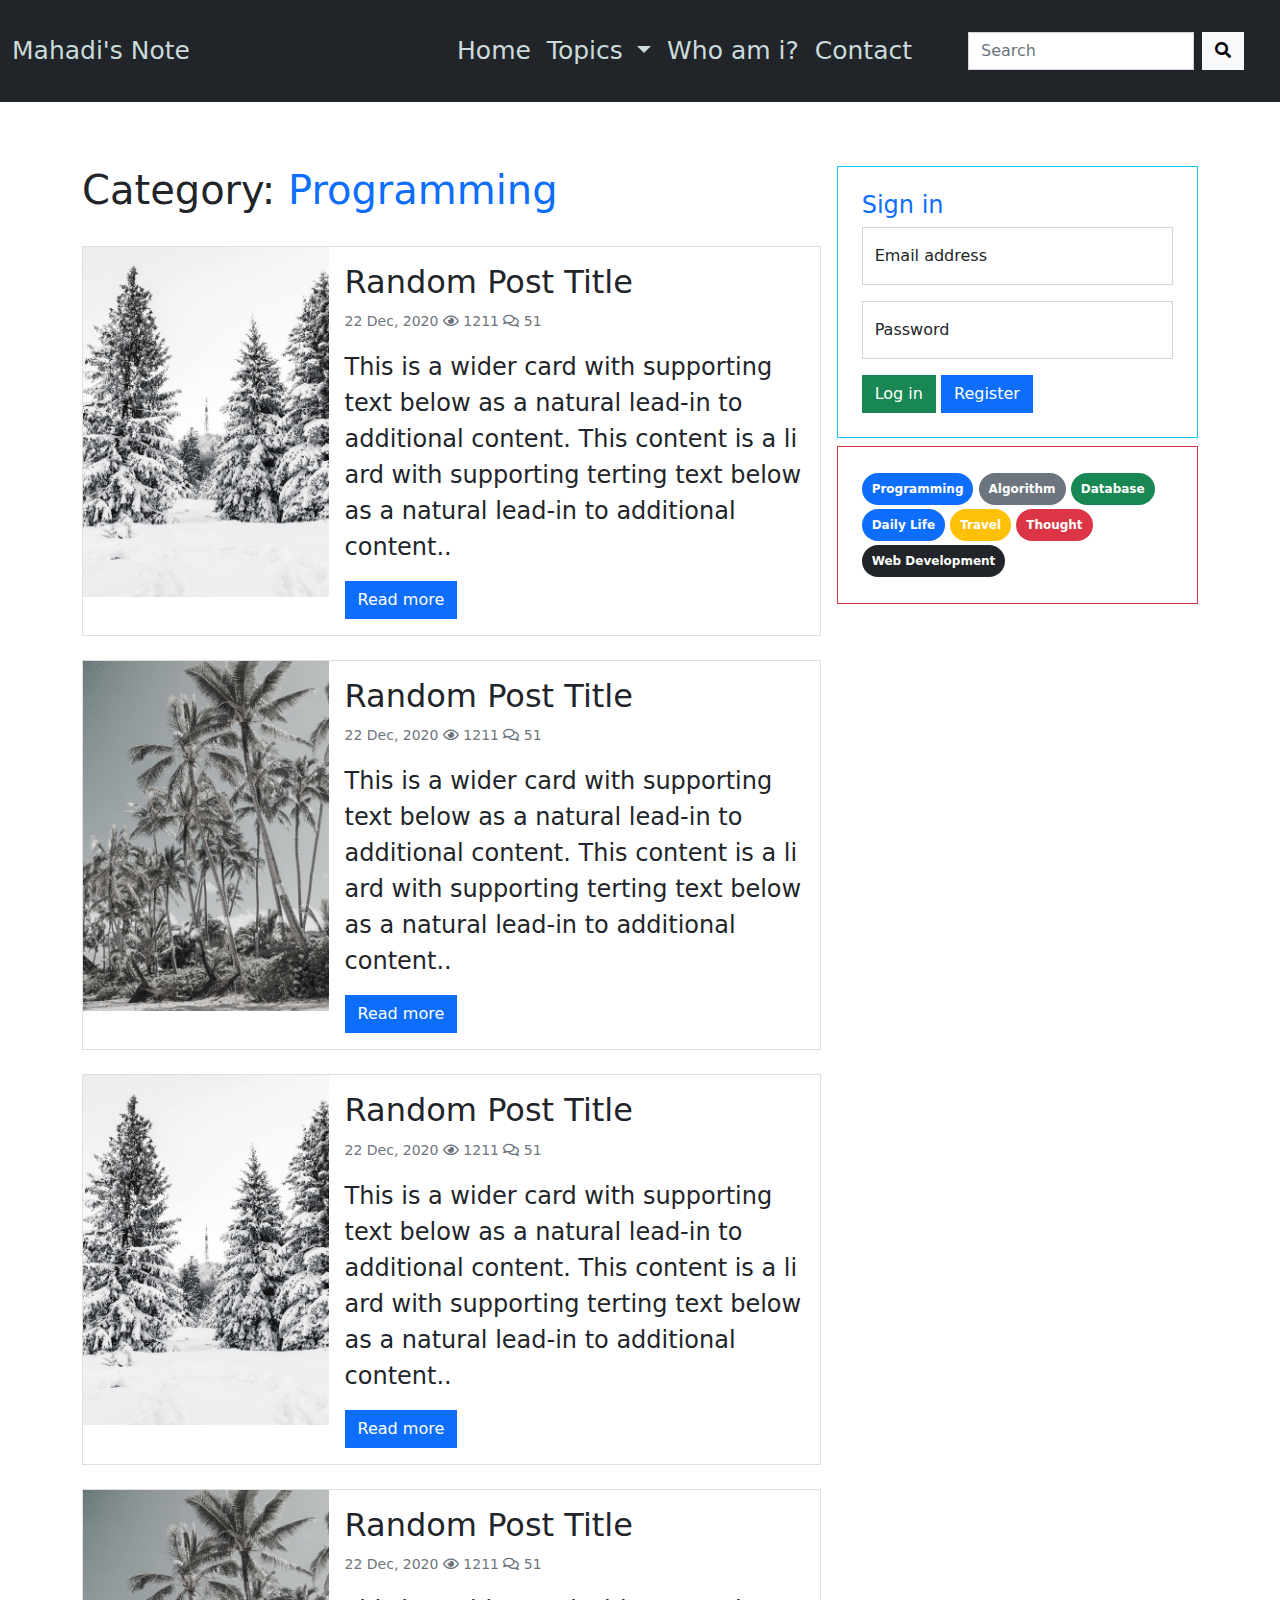
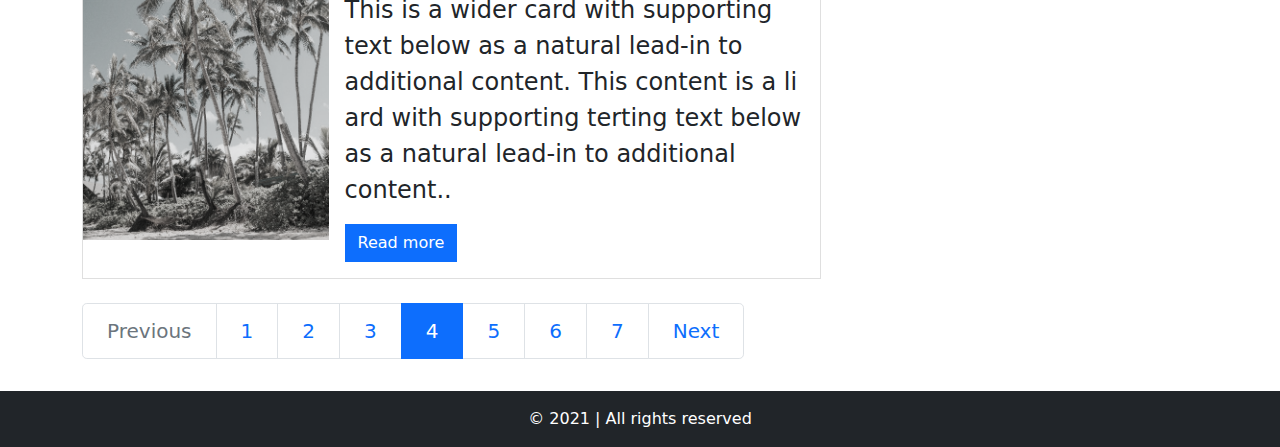
<file: category.html>
<!DOCTYPE html>
<html lang="en">
<head>
    <meta charset="UTF-8">
    <meta name="viewport" content="width=device-width, initial-scale=1.0">
    <title>Blog | Mahadi Hasan</title>
    
    <!-- CSS -->
    <link rel="stylesheet" href="resources/css/vendor/bootstrap.min.css">
    <link rel="stylesheet" href="resources/css/vendor/all.min.css">
    <link rel="stylesheet" href="resources/css/vendor/owl.carousel.min.css">
    <link rel="stylesheet" href="resources/css/vendor/owl.theme.default.css">
    <link rel="stylesheet" href="resources/css/style.css">
    
    <!-- JavaScript -->
    <script src="resources/js/vendor/jquery.min.js" type="text/javascript"></script>
    <script src="resources/js/vendor/bootstrap.bundle.min.js" type="text/javascript"></script>
    <script src="resources/js/vendor/owl.carousel.min.js" type="text/javascript"></script>
    <script src="resources/js/app.js" type="text/javascript"></script>   
    
</head>
<body>
    <nav class="navbar navbar-expand-lg navbar-dark bg-dark py-4">
        <div class="container-fluid">
            <a class="navbar-brand" href="index.html">Mahadi's Note</a>
            <button class="navbar-toggler rounded-0" type="button" data-bs-toggle="collapse" data-bs-target="#togglerContent" aria-controls="togglerContent" aria-expanded="false" aria-label="Toggle navigation">
                <!-- <span class="navbar-toggler-icon"></span> -->
                <i class="fas fa-angle-down"></i>
            </button>
            <div class="collapse navbar-collapse" id="togglerContent">
                
                <ul class="navbar-nav ms-auto me-5 mb-2 mb-lg-0">
                    
                    <li class="nav-item">
                        <a class="nav-link active" aria-current="page" href="index.html">Home</a>
                    </li>
                    
                    <li class="nav-item dropdown">
                        <a class="nav-link dropdown-toggle" href="#" id="navDrop" role="button" data-bs-toggle="dropdown" aria-expanded="false">
                            Topics
                        </a>
                        <ul class="dropdown-menu rounded-0" aria-labelledby="navDrop">
                            <li><a class="dropdown-item" href="category.html">Programming</a></li>
                            <li><a class="dropdown-item" href="#">Algorithm</a></li>
                            <li><hr class="dropdown-divider"></li>
                            <li><a class="dropdown-item" href="#">Web Development</a></li>
                            <li><a class="dropdown-item" href="#">Web Design</a></li>
                            <li><hr class="dropdown-divider"></li>
                            <li><a class="dropdown-item" href="#">Opinion</a></li>
                            <li><a class="dropdown-item" href="#">Random</a></li>
                            
                        </ul>
                    </li>
                    
                    <li class="nav-item">
                        <a class="nav-link" href="profile.html">Who am i?</a>
                    </li>
                    
                    <li class="nav-item">
                        <a class="nav-link" href="contact.html">Contact</a>
                    </li>                    
                    
                </ul>
                
                <form class="d-flex">
                    <input class="form-control rounded-0 me-2" type="search" placeholder="Search" aria-label="Search">
                    <button class="btn btn-light rounded-0 me-4" type="submit"><i class="fas fa-search"></i></button>
                </form>
                
            </div>
        </div>
    </nav>
    
    <div class="container overflow-hidden">
        
        <div class="row g-3 mt-5 top-row">
            
            <div class="col-md-8 col-sm-12">

                <div class="row singleRowPost mb-3 g-4">

                    <h2 class="display-6">Category: <span class="text-primary">Programming</span></h2>

                    <div class="col-md-12">
                        <div class="card rounded-0">
                            <div class="row g-0">
        
                                <div class="col-md-4">
                                    <img src="resources/media/3.jpg" class="img-fluid card-media d-block my-auto" alt="">                            
                                </div>
        
                                <div class="col-md-8">
                                    <div class="card-body">
                                        <h2 class="card-title">Random Post Title</h2>
                                        <p class="card-text"><small class="text-muted">22 Dec, 2020 <i class="far fa-eye"></i> 1211 <i class="far fa-comments"></i> 51</small></p>
                                        <p class="card-text fs-4">
                                            This is a wider card with supporting text below as a natural lead-in to additional content. This content is a li ard with supporting terting text below as a natural lead-in to additional content..
                                        </p>
                                        <a href="#" class="btn btn-primary rounded-0">Read more</a>                                    
                                    </div>
                                </div>
                            </div>
                        </div>
                    </div>

                    <div class="col-md-12">
                        <div class="card rounded-0">
                            <div class="row g-0">
        
                                <div class="col-md-4">
                                    <img src="resources/media/6.jpg" class="img-fluid card-media d-block my-auto" alt="">                            
                                </div>
        
                                <div class="col-md-8">
                                    <div class="card-body">
                                        <h2 class="card-title">Random Post Title</h2>
                                        <p class="card-text"><small class="text-muted">22 Dec, 2020 <i class="far fa-eye"></i> 1211 <i class="far fa-comments"></i> 51</small></p>
                                        <p class="card-text fs-4">
                                            This is a wider card with supporting text below as a natural lead-in to additional content. This content is a li ard with supporting terting text below as a natural lead-in to additional content..
                                        </p>
                                        <a href="#" class="btn btn-primary rounded-0">Read more</a>                                    
                                    </div>
                                </div>
                            </div>
                        </div>
                    </div>

                    <div class="col-md-12">
                        <div class="card rounded-0">
                            <div class="row g-0">
        
                                <div class="col-md-4">
                                    <img src="resources/media/3.jpg" class="img-fluid card-media d-block my-auto" alt="">                            
                                </div>
        
                                <div class="col-md-8">
                                    <div class="card-body">
                                        <h2 class="card-title">Random Post Title</h2>
                                        <p class="card-text"><small class="text-muted">22 Dec, 2020 <i class="far fa-eye"></i> 1211 <i class="far fa-comments"></i> 51</small></p>
                                        <p class="card-text fs-4">
                                            This is a wider card with supporting text below as a natural lead-in to additional content. This content is a li ard with supporting terting text below as a natural lead-in to additional content..
                                        </p>
                                        <a href="#" class="btn btn-primary rounded-0">Read more</a>                                    
                                    </div>
                                </div>
                            </div>
                        </div>
                    </div>

                    <div class="col-md-12">
                        <div class="card rounded-0">
                            <div class="row g-0">
        
                                <div class="col-md-4">
                                    <img src="resources/media/6.jpg" class="img-fluid card-media d-block my-auto" alt="">                            
                                </div>
        
                                <div class="col-md-8">
                                    <div class="card-body">
                                        <h2 class="card-title">Random Post Title</h2>
                                        <p class="card-text"><small class="text-muted">22 Dec, 2020 <i class="far fa-eye"></i> 1211 <i class="far fa-comments"></i> 51</small></p>
                                        <p class="card-text fs-4">
                                            This is a wider card with supporting text below as a natural lead-in to additional content. This content is a li ard with supporting terting text below as a natural lead-in to additional content..
                                        </p>
                                        <a href="#" class="btn btn-primary rounded-0">Read more</a>                                    
                                    </div>
                                </div>
                            </div>
                        </div>
                    </div>

                    <!-- Pagination -->
                    <nav aria-label="...">
                        <ul class="pagination pagination-lg">
                          <li class="page-item disabled">
                            <span class="page-link">Previous</span>
                          </li>
                          <li class="page-item"><a class="page-link" href="#">1</a></li>
                          <li class="page-item"><a class="page-link" href="#">2</a></li>                          
                          <li class="page-item"><a class="page-link" href="#">3</a></li>
                          <li class="page-item active" aria-current="page">
                            <span class="page-link">4</span>
                          </li>
                          <li class="page-item"><a class="page-link" href="#">5</a></li>                          
                          <li class="page-item"><a class="page-link" href="#">6</a></li>
                          <li class="page-item"><a class="page-link" href="#">7</a></li>
                          <li class="page-item">
                            <a class="page-link" href="#">Next</a>
                          </li>
                        </ul>
                      </nav>

                </div>

            </div>
            
            <div class="col-md-4 col-sm-12">

                <div class="border mb-2 border-info p-4">
                    <h4 class="h4 text-primary">Sign in</h4>

                    <form action="">

                        <div class="form-floating mb-3">
                            <input type="email" class="form-control rounded-0" name="email" id="email" placeholder="name@something.com">
                            <label for="email">Email address</label>
                        </div>

                        <div class="form-floating mb-3">
                            <input type="password" class="form-control rounded-0" name="pass" id="pass" placeholder="********">
                            <label for="pass">Password</label>
                        </div>

                        <button class="btn btn-success rounded-0">Log in</button>
                        <a href="register.php" class="btn btn-primary rounded-0">Register</a>

                    </form>
                        
                </div>

                <div class="border border-danger my-2 tagCloud p-4">
                    <a href="#" class="badge rounded-pill bg-primary">Programming</a>
                    <a href="#" class="badge rounded-pill bg-secondary">Algorithm</a>
                    <a href="#" class="badge rounded-pill bg-success">Database</a>
                    <a href="#" class="badge rounded-pill bg-primary">Daily Life</a>
                    <a href="#" class="badge rounded-pill bg-warning">Travel</a>
                    <a href="#" class="badge rounded-pill bg-danger">Thought</a>
                    <a href="#" class="badge rounded-pill bg-dark">Web Development</a>
                </div>

            </div>

        </div>
        
    </div>

    <footer class="container-fluid">
        <div class="row">
            <div class="col-12 p-3 bg-dark text-white text-center">
                &copy; 2021 | All rights reserved
            </div>
        </div>
    </footer>
    
</body>
</html>
</file>
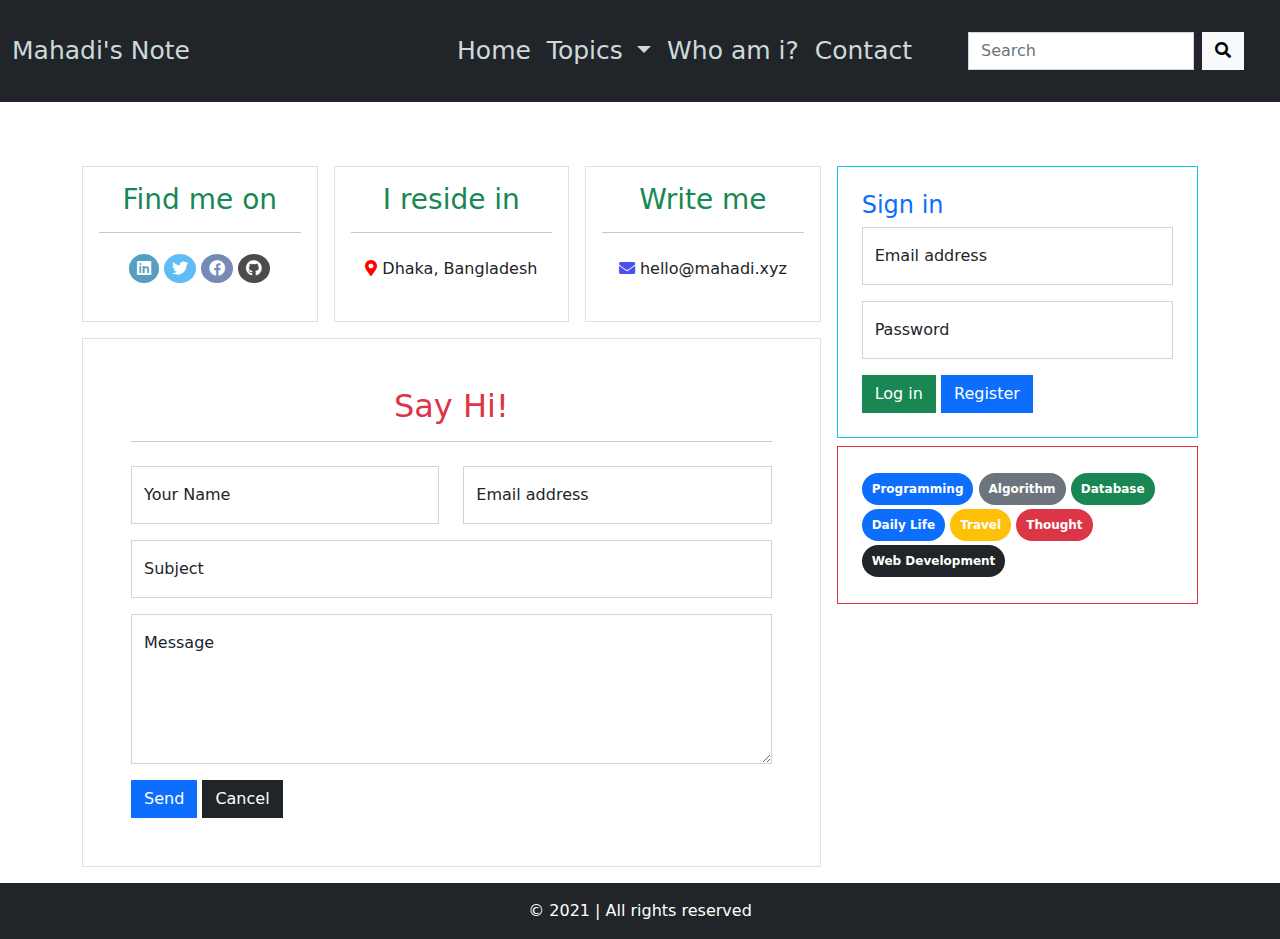
<file: contact.html>
<!DOCTYPE html>
<html lang="en">
<head>
    <meta charset="UTF-8">
    <meta name="viewport" content="width=device-width, initial-scale=1.0">
    <title>Contact | Mahadi Hasan</title>
    
    <!-- CSS -->
    <link rel="stylesheet" href="resources/css/vendor/bootstrap.min.css">
    <link rel="stylesheet" href="resources/css/vendor/all.min.css">
    <link rel="stylesheet" href="resources/css/vendor/owl.carousel.min.css">
    <link rel="stylesheet" href="resources/css/vendor/owl.theme.default.css">
    <link rel="stylesheet" href="resources/css/style.css">
    
    <!-- JavaScript -->
    <script src="resources/js/vendor/jquery.min.js" type="text/javascript"></script>
    <script src="resources/js/vendor/bootstrap.bundle.min.js" type="text/javascript"></script>
    <script src="resources/js/vendor/owl.carousel.min.js" type="text/javascript"></script>
    <script src="resources/js/app.js" type="text/javascript"></script>   
    
</head>
<body>
    <nav class="navbar navbar-expand-lg navbar-dark bg-dark py-4">
        <div class="container-fluid">
            <a class="navbar-brand" href="index.html">Mahadi's Note</a>
            <button class="navbar-toggler rounded-0" type="button" data-bs-toggle="collapse" data-bs-target="#togglerContent" aria-controls="togglerContent" aria-expanded="false" aria-label="Toggle navigation">
                <!-- <span class="navbar-toggler-icon"></span> -->
                <i class="fas fa-angle-down"></i>
            </button>
            <div class="collapse navbar-collapse" id="togglerContent">
                
                <ul class="navbar-nav ms-auto me-5 mb-2 mb-lg-0">
                    
                    <li class="nav-item">
                        <a class="nav-link active" aria-current="page" href="index.html">Home</a>
                    </li>
                    
                    <li class="nav-item dropdown">
                        <a class="nav-link dropdown-toggle" href="#" id="navDrop" role="button" data-bs-toggle="dropdown" aria-expanded="false">
                            Topics
                        </a>
                        <ul class="dropdown-menu rounded-0" aria-labelledby="navDrop">
                            <li><a class="dropdown-item" href="category.html">Programming</a></li>
                            <li><a class="dropdown-item" href="#">Algorithm</a></li>
                            <li><hr class="dropdown-divider"></li>
                            <li><a class="dropdown-item" href="#">Web Development</a></li>
                            <li><a class="dropdown-item" href="#">Web Design</a></li>
                            <li><hr class="dropdown-divider"></li>
                            <li><a class="dropdown-item" href="#">Opinion</a></li>
                            <li><a class="dropdown-item" href="#">Random</a></li>
                            
                        </ul>
                    </li>
                    
                    <li class="nav-item">
                        <a class="nav-link" href="profile.html">Who am i?</a>
                    </li>
                    
                    <li class="nav-item">
                        <a class="nav-link" href="contact.html">Contact</a>
                    </li>                    
                    
                </ul>
                
                <form class="d-flex">
                    <input class="form-control rounded-0 me-2" type="search" placeholder="Search" aria-label="Search">
                    <button class="btn btn-light rounded-0 me-4" type="submit"><i class="fas fa-search"></i></button>
                </form>
                
            </div>
        </div>
    </nav>
    
    <div class="container overflow-hidden">
        
        <div class="row g-3 mt-5 mb-3 top-row">
            
            <div class="col-md-8 col-sm-12">              

                <div class="row g-3">

                    <div class="col-4">

                        <div class="border p-3">

                            <h3 class="text-center text-success">Find me on</h3>
                            <hr>
                            <div class="text-center my-4">
                                <a href="" class="contact-social icon-li"><i class="fab fa-linkedin"></i></a>
                                <a href="" class="contact-social icon-tw"><i class="fab fa-twitter"></i></a>
                                <a href="" class="contact-social icon-fb"><i class="fab fa-facebook"></i></a>
                                <a href="" class="contact-social icon-gh"><i class="fab fa-github"></i></a>
                            </div>
                            
                        </div>

                    </div>

                    <div class="col-4">

                        <div class="border p-3">

                            <h3 class="text-center text-success">I reside in</h3>
                            <hr>
                            <div class="text-center my-4">
                                <p class="fs-6"><i class="fas fa-map-marker-alt"></i> Dhaka, Bangladesh</p>
                            </div>                            

                        </div>

                    </div>

                    <div class="col-4">

                        <div class="border p-3">

                            <h3 class="text-center text-success">Write me</h3>
                            <hr>
                            <div class="text-center my-4">
                                <p class="fs-6"><i class="fas fa-envelope"></i> hello@mahadi.xyz</p>
                            </div>   

                        </div>

                    </div>

                    <!-- Form -->
                    <div class="col-12">

                        <div class="border p-5">

                            <h2 class="text-center text-danger">Say Hi!</h2>
                            
                            <div class="mb-4">
                                <hr>
                            </div>
                            
                            <form action="">
                                <div class="row mb-3">

                                    <div class="col">
                                        <div class="form-floating">
                                            <input type="text" class="form-control rounded-0" id="name" placeholder="John Doe">
                                            <label for="name">Your Name</label>
                                        </div>
                                    </div>

                                    <div class="col">
                                        <div class="form-floating">
                                            <input type="email" class="form-control rounded-0" id="email" placeholder="name@example.com">
                                            <label for="email">Email address</label>
                                        </div>
                                    </div>

                                </div>
                                
                                
                                <div class="form-floating mb-3">
                                    <input type="text" class="form-control rounded-0" id="subject" placeholder="Subject">
                                    <label for="subject">Subject</label>
                                </div>

                                <div class="form-floating mb-3">
                                    <textarea class="form-control rounded-0" placeholder="Leave a comment here" id="message" style="height: 150px;"></textarea>
                                    <label for="message">Message</label>
                                </div>

                                <button type="submit" class="btn btn-primary rounded-0">Send</button>
                                <button type="submit" class="btn btn-dark rounded-0">Cancel</button>


                            </form>
                            
                        </div>

                    </div>

                </div>
               
            </div>
            
            <div class="col-md-4 col-sm-12">

                <div class="border mb-2 border-info p-4">
                    <h4 class="h4 text-primary">Sign in</h4>

                    <form action="">

                        <div class="form-floating mb-3">
                            <input type="email" class="form-control rounded-0" name="email" id="email" placeholder="name@something.com">
                            <label for="email">Email address</label>
                        </div>

                        <div class="form-floating mb-3">
                            <input type="password" class="form-control rounded-0" name="pass" id="pass" placeholder="********">
                            <label for="pass">Password</label>
                        </div>

                        <button class="btn btn-success rounded-0">Log in</button>
                        <a href="register.php" class="btn btn-primary rounded-0">Register</a>

                    </form>
                        
                </div>

                <div class="border border-danger my-2 tagCloud p-4">
                    <a href="#" class="badge rounded-pill bg-primary">Programming</a>
                    <a href="#" class="badge rounded-pill bg-secondary">Algorithm</a>
                    <a href="#" class="badge rounded-pill bg-success">Database</a>
                    <a href="#" class="badge rounded-pill bg-primary">Daily Life</a>
                    <a href="#" class="badge rounded-pill bg-warning">Travel</a>
                    <a href="#" class="badge rounded-pill bg-danger">Thought</a>
                    <a href="#" class="badge rounded-pill bg-dark">Web Development</a>
                </div>

            </div>

        </div>
        
    </div>

    <footer class="container-fluid">
        <div class="row">
            <div class="col-12 p-3 bg-dark text-white text-center">
                &copy; 2021 | All rights reserved
            </div>
        </div>
    </footer>
    
</body>
</html>
</file>
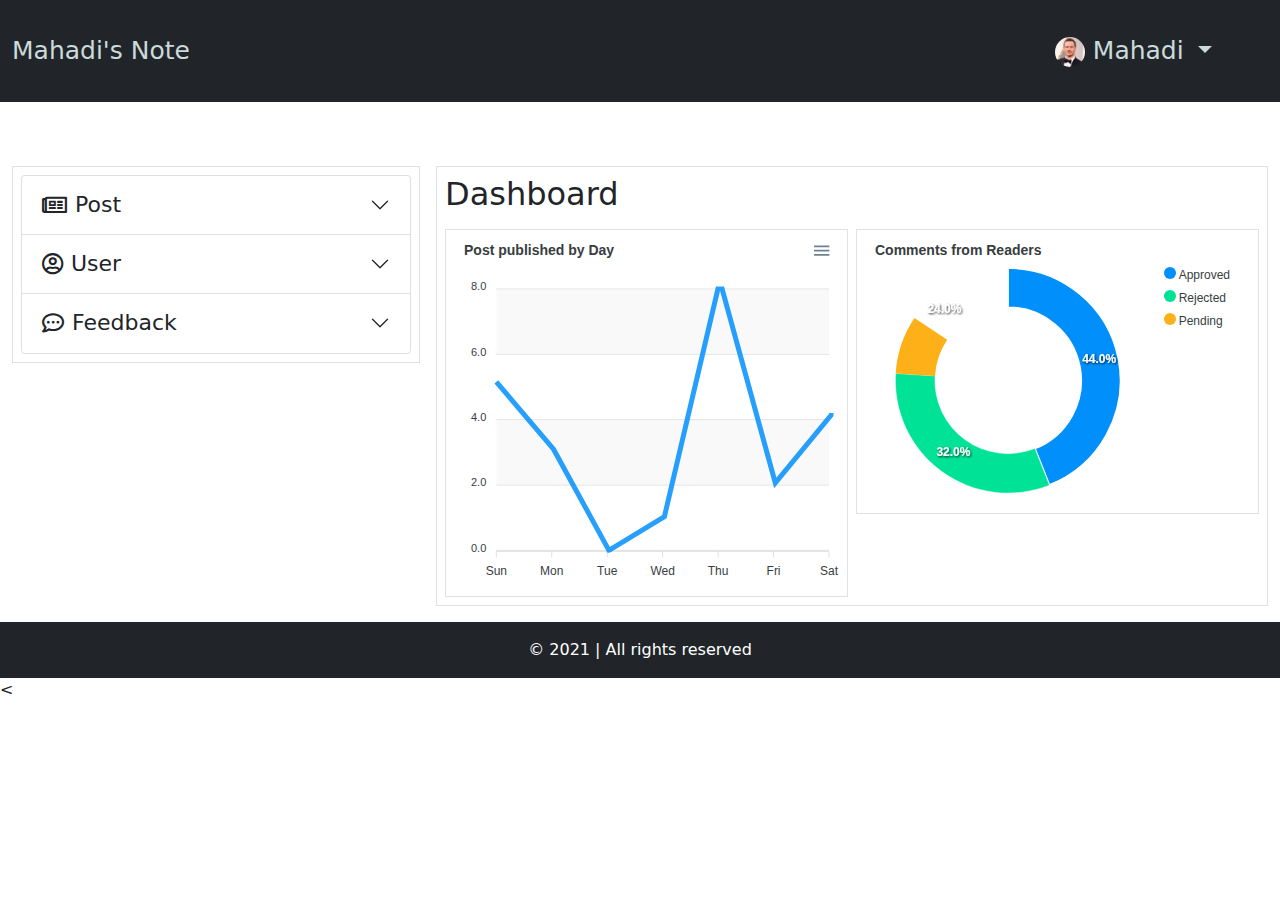
<file: dashboard.html>
<!DOCTYPE html>
<html lang="en">
<head>
    <meta charset="UTF-8">
    <meta name="viewport" content="width=device-width, initial-scale=1.0">
    <title>Dashboard | Mahadi Hasan</title>
    
    <!-- CSS -->
    <link rel="stylesheet" href="resources/css/vendor/bootstrap.min.css">
    <link rel="stylesheet" href="resources/css/vendor/all.min.css">
    <link rel="stylesheet" href="resources/css/vendor/owl.carousel.min.css">
    <link rel="stylesheet" href="resources/css/vendor/owl.theme.default.css">
    <link rel="stylesheet" href="resources/css/style.css">
    
    <!-- JavaScript -->
    <script src="resources/js/vendor/jquery.min.js" type="text/javascript"></script>
    <script src="resources/js/vendor/bootstrap.bundle.min.js" type="text/javascript"></script>
    <script src="resources/js/vendor/owl.carousel.min.js" type="text/javascript"></script>
    <script src="resources/js/vendor/apexcharts.min.js" type="text/javascript"></script>
    <script src="resources/js/vendor/tinymce/tinymce.min.js" type="text/javascript"></script>    
    <script src="resources/js/app.js" type="text/javascript"></script>
    
    <script type="text/javascript">
        $(document).ready(function(){
            showPostCount();
            showCommentsCount();
        });
    </script>

    
</head>
<body>
    <nav class="navbar navbar-expand-lg navbar-dark bg-dark py-4">
        <div class="container-fluid">
            <a class="navbar-brand" href="index.html">Mahadi's Note</a>
            <button class="navbar-toggler rounded-0" type="button" data-bs-toggle="collapse" data-bs-target="#togglerContent" aria-controls="togglerContent" aria-expanded="false" aria-label="Toggle navigation">
                <!-- <span class="navbar-toggler-icon"></span> -->
                <i class="fas fa-angle-down"></i>
            </button>
            <div class="collapse navbar-collapse" id="togglerContent">
                
                <ul class="navbar-nav ms-auto me-5 mb-2 mb-lg-0">
                    
                    <li class="nav-item dropdown">
                        <a class="nav-link dropdown-toggle" href="#" id="navDrop" role="button" data-bs-toggle="dropdown" aria-expanded="false">
                            <img src="resources/media/profile.jpg" id="thumbPropicNav" alt=""> Mahadi
                        </a>
                        <ul class="dropdown-menu rounded-0" aria-labelledby="navDrop">
                            <li><a class="dropdown-item" href="#">Account</a></li>
                            <li><a class="dropdown-item" href="#">Profile</a></li>
                            <li><hr class="dropdown-divider"></li>
                            <li><a class="dropdown-item" href="#">Sign out</a></li>                            
                        </ul>
                    </li>
                    
                </ul>
                                
            </div>
        </div>
    </nav>
    
    <div class="container-fluid overflow-hidden">
        
        <div class="row g-3 mt-5 mb-3">
            
            <div class="col-md-4 col-sm-12">

                <div class="border p-2">

                    <div class="accordion" id="sideNav">

                        <div class="accordion-item">
                            <h2 class="accordion-header" id="postsNav">
                                <button class="accordion-button collapsed" type="button" data-bs-toggle="collapse" data-bs-target="#posts"  aria-expanded="false" aria-controls="posts">
                                    <i class="far fa-newspaper me-2"></i> Post
                                </button>
                            </h2>
                            <div id="posts" class="accordion-collapse collapse" aria-labelledby="postsNav" data-bs-parent="#sideNav">
                                <div class="accordion-body">
                                    <a href="#" class="subNavSide"> <i class="far fa-keyboard me-2"> </i>Create Post</a>
                                    <a href="#" class="subNavSide"> <i class="far fa-eye me-2"></i> All Post</a>
                                </div>
                            </div>
                        </div>

                        <div class="accordion-item">
                            <h2 class="accordion-header" id="userNav">
                                <button class="accordion-button collapsed" type="button" data-bs-toggle="collapse" data-bs-target="#users"  aria-expanded="false"  aria-controls="users">
                                    <i class="far fa-user-circle me-2"></i> User
                                </button>
                            </h2>
                            <div id="users" class="accordion-collapse collapse" aria-labelledby="userNav" data-bs-parent="#sideNav">
                                <div class="accordion-body">
                                    <a href="#" class="subNavSide"> <i class="fas fa-user-plus me-2"></i> Create</a>
                                    <a href="#" class="subNavSide"> <i class="far fa-eye me-2"></i>View</a>
                                </div>
                            </div>
                        </div>

                        <div class="accordion-item">
                            <h2 class="accordion-header" id="feedbackNav">
                                <button class="accordion-button collapsed" type="button" data-bs-toggle="collapse" data-bs-target="#feedback"  aria-expanded="false"  aria-controls="feedback">
                                    <i class="far fa-comment-dots me-2"></i> Feedback
                                </button>
                            </h2>
                            <div id="feedback" class="accordion-collapse collapse" aria-labelledby="feedbackNav" data-bs-parent="#sideNav">
                                <div class="accordion-body">
                                    <a href="#" class="subNavSide"> <i class="far fa-eye me-2"></i> View</a>
                                </div>
                            </div>
                        </div>
                    
                    </div>                   

                </div>

            </div>
            

            <div class="col-md-8 col-sm-12">
                <div class="border p-2">
                    <h2 class="h2 mb-3">Dashboard</h2>

                    <div class="row g-2">

                        <div class="col-md-6 col-sm-12">
                            <div class="border p-2" id="chartPostCount">

                            </div>
                        </div>

                        <div class="col-md-6 col-sm-12">
                            <div class="border p-2" id="chartCommentsCount">
                                
                            </div>
                        </div>

                    </div>
                </div>
            </div>

        </div>
        
    </div>

    <footer class="container-fluid">
        <div class="row">
            <div class="col-12 p-3 bg-dark text-white text-center">
                &copy; 2021 | All rights reserved
            </div>
        </div>
    </footer>    
    <
</body>
</html>
</file>
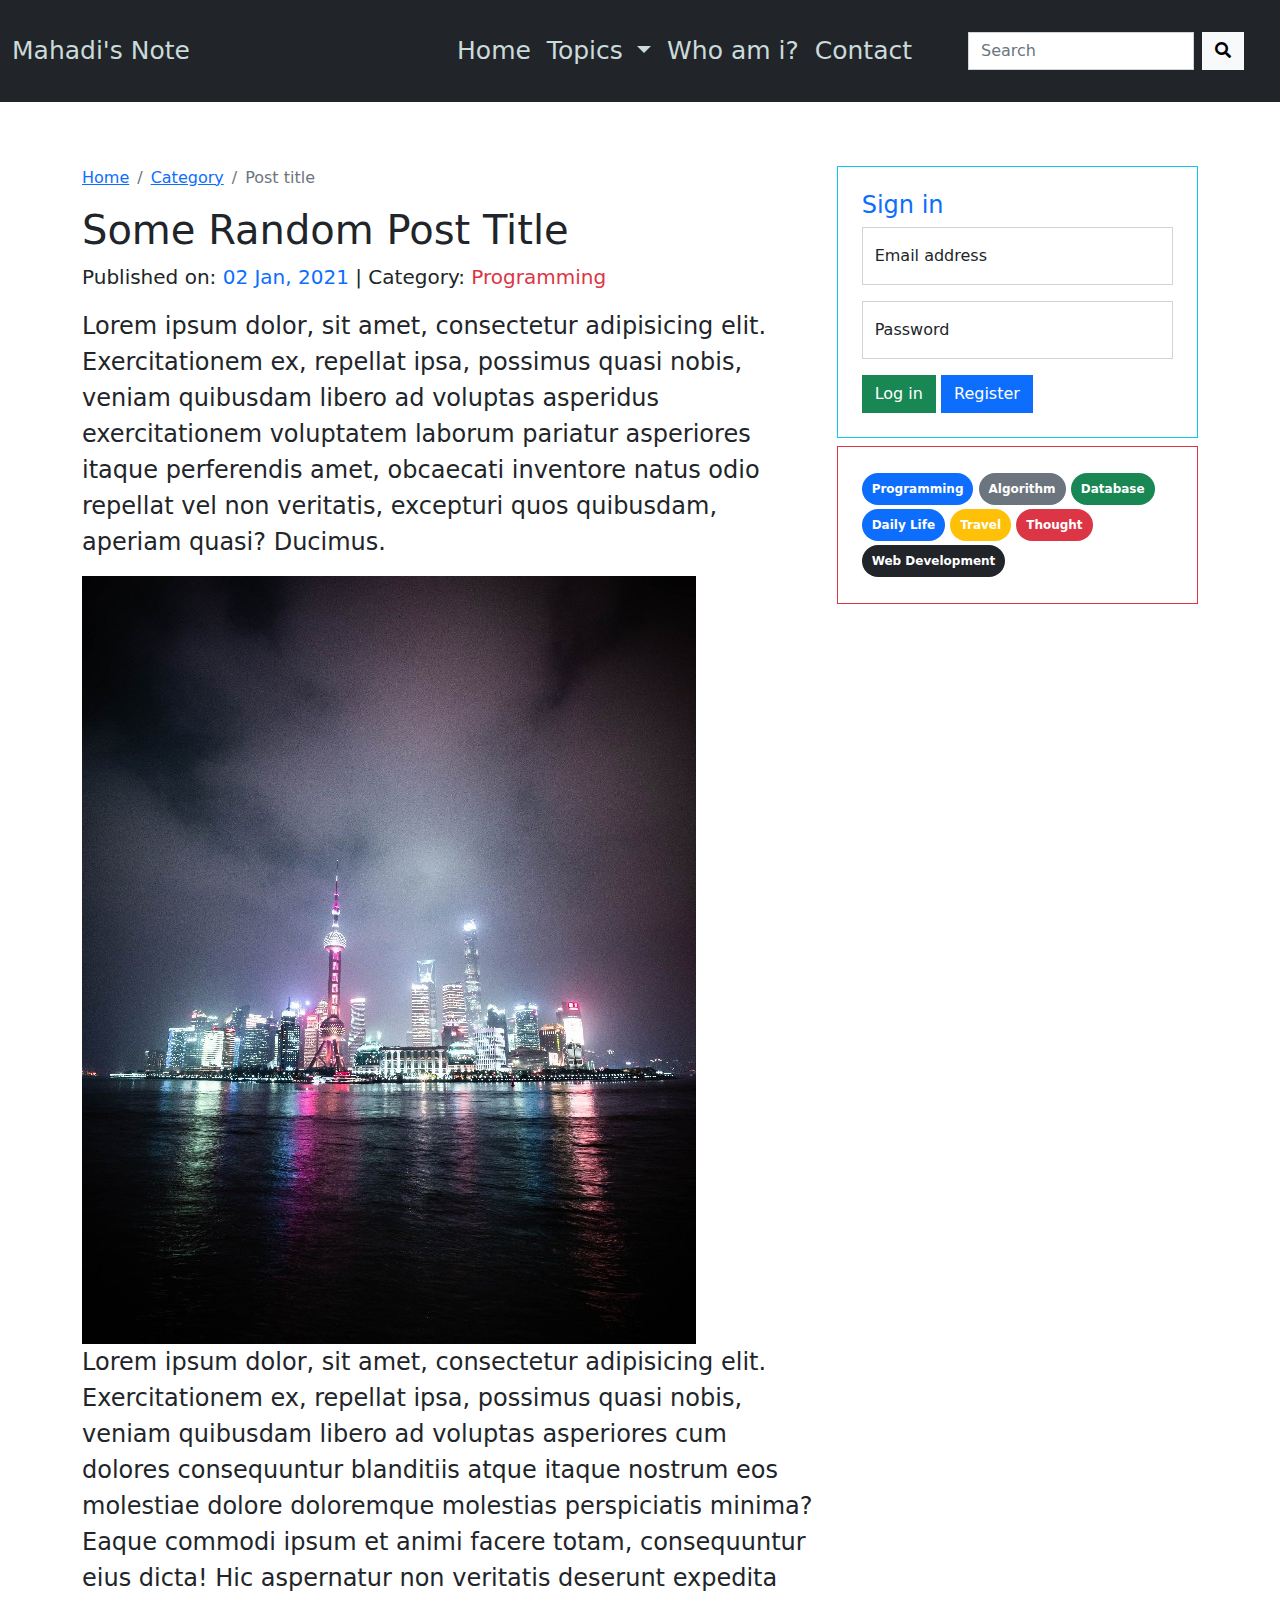
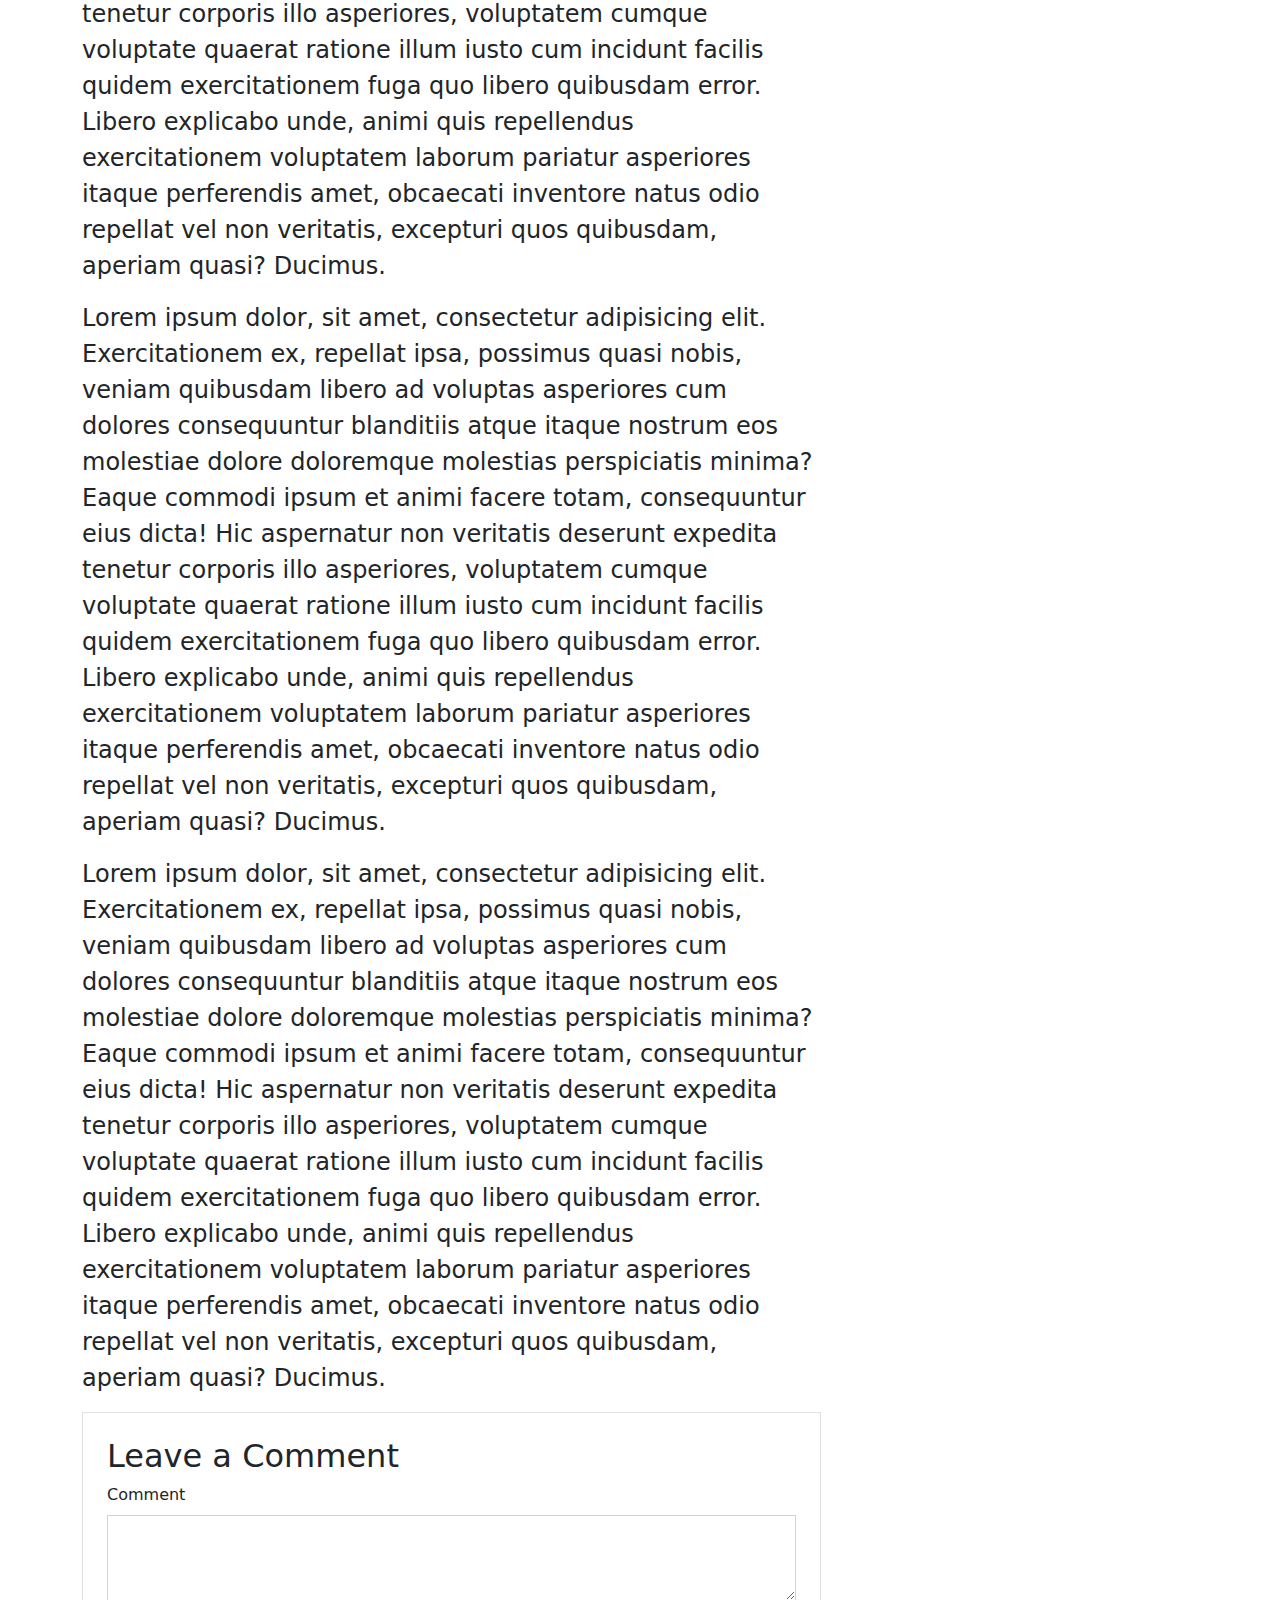
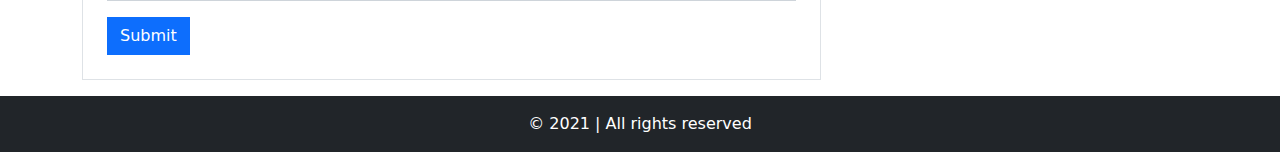
<file: post.html>
<!DOCTYPE html>
<html lang="en">
<head>
    <meta charset="UTF-8">
    <meta name="viewport" content="width=device-width, initial-scale=1.0">
    <title>Post Name | Mahadi Hasan</title>
    
    <!-- CSS -->
    <link rel="stylesheet" href="resources/css/vendor/bootstrap.min.css">
    <link rel="stylesheet" href="resources/css/vendor/all.min.css">
    <link rel="stylesheet" href="resources/css/vendor/owl.carousel.min.css">
    <link rel="stylesheet" href="resources/css/vendor/owl.theme.default.css">
    <link rel="stylesheet" href="resources/css/style.css">
    
    <!-- JavaScript -->
    <script src="resources/js/vendor/jquery.min.js" type="text/javascript"></script>
    <script src="resources/js/vendor/bootstrap.bundle.min.js" type="text/javascript"></script>
    <script src="resources/js/vendor/owl.carousel.min.js" type="text/javascript"></script>
    <script src="resources/js/app.js" type="text/javascript"></script>   
    
</head>
<body>
    <nav class="navbar navbar-expand-lg navbar-dark bg-dark py-4">
        <div class="container-fluid">
            <a class="navbar-brand" href="index.html">Mahadi's Note</a>
            <button class="navbar-toggler rounded-0" type="button" data-bs-toggle="collapse" data-bs-target="#togglerContent" aria-controls="togglerContent" aria-expanded="false" aria-label="Toggle navigation">
                <!-- <span class="navbar-toggler-icon"></span> -->
                <i class="fas fa-angle-down"></i>
            </button>
            <div class="collapse navbar-collapse" id="togglerContent">
                
                <ul class="navbar-nav ms-auto me-5 mb-2 mb-lg-0">
                    
                    <li class="nav-item">
                        <a class="nav-link active" aria-current="page" href="index.html">Home</a>
                    </li>
                    
                    <li class="nav-item dropdown">
                        <a class="nav-link dropdown-toggle" href="#" id="navDrop" role="button" data-bs-toggle="dropdown" aria-expanded="false">
                            Topics
                        </a>
                        <ul class="dropdown-menu rounded-0" aria-labelledby="navDrop">
                            <li><a class="dropdown-item" href="category.html">Programming</a></li>
                            <li><a class="dropdown-item" href="#">Algorithm</a></li>
                            <li><hr class="dropdown-divider"></li>
                            <li><a class="dropdown-item" href="#">Web Development</a></li>
                            <li><a class="dropdown-item" href="#">Web Design</a></li>
                            <li><hr class="dropdown-divider"></li>
                            <li><a class="dropdown-item" href="#">Opinion</a></li>
                            <li><a class="dropdown-item" href="#">Random</a></li>
                            
                        </ul>
                    </li>
                    
                    <li class="nav-item">
                        <a class="nav-link" href="profile.html">Who am i?</a>
                    </li>
                    
                    <li class="nav-item">
                        <a class="nav-link" href="contact.html">Contact</a>
                    </li>                    
                    
                </ul>
                
                <form class="d-flex">
                    <input class="form-control rounded-0 me-2" type="search" placeholder="Search" aria-label="Search">
                    <button class="btn btn-light rounded-0 me-4" type="submit"><i class="fas fa-search"></i></button>
                </form>
                
            </div>
        </div>
    </nav>
    
    <div class="container overflow-hidden">
        
        <div class="row g-3 mt-5 mb-3 top-row">
            
            <div class="col-md-8 col-sm-12">

                <!-- Breadcrumb -->
                <nav aria-label="breadcrumb">
                    <ol class="breadcrumb">
                        <li class="breadcrumb-item"><a href="#">Home</a></li>
                        <li class="breadcrumb-item"><a href="#">Category</a></li>
                        <li class="breadcrumb-item active" aria-current="page">Post title</li>
                    </ol>
                </nav>

                <h1 class="h1">Some Random Post Title</h1>
                <p class="lead">
                    Published on: <span class="text-primary">02 Jan, 2021</span> | Category: <span class="text-danger">Programming</span>
                </p>
                

                <p class="fs-4">
                    Lorem ipsum dolor, sit amet, consectetur adipisicing elit. Exercitationem ex, repellat ipsa, possimus quasi nobis, veniam quibusdam libero ad voluptas asperidus exercitationem voluptatem laborum pariatur asperiores itaque perferendis amet, obcaecati inventore natus odio repellat vel non veritatis, excepturi quos quibusdam, aperiam quasi? Ducimus.
                </p>

                <img src="resources/media/2.jpg" class="img-fluid" alt="">

                <p class="fs-4">
                    Lorem ipsum dolor, sit amet, consectetur adipisicing elit. Exercitationem ex, repellat ipsa, possimus quasi nobis, veniam quibusdam libero ad voluptas asperiores cum dolores consequuntur blanditiis atque itaque nostrum eos molestiae dolore doloremque molestias perspiciatis minima? Eaque commodi ipsum et animi facere totam, consequuntur eius dicta! Hic aspernatur non veritatis deserunt expedita tenetur corporis illo asperiores, voluptatem cumque voluptate quaerat ratione illum iusto cum incidunt facilis quidem exercitationem fuga quo libero quibusdam error. Libero explicabo unde, animi quis repellendus exercitationem voluptatem laborum pariatur asperiores itaque perferendis amet, obcaecati inventore natus odio repellat vel non veritatis, excepturi quos quibusdam, aperiam quasi? Ducimus.
                </p>

                <p class="fs-4">
                    Lorem ipsum dolor, sit amet, consectetur adipisicing elit. Exercitationem ex, repellat ipsa, possimus quasi nobis, veniam quibusdam libero ad voluptas asperiores cum dolores consequuntur blanditiis atque itaque nostrum eos molestiae dolore doloremque molestias perspiciatis minima? Eaque commodi ipsum et animi facere totam, consequuntur eius dicta! Hic aspernatur non veritatis deserunt expedita tenetur corporis illo asperiores, voluptatem cumque voluptate quaerat ratione illum iusto cum incidunt facilis quidem exercitationem fuga quo libero quibusdam error. Libero explicabo unde, animi quis repellendus exercitationem voluptatem laborum pariatur asperiores itaque perferendis amet, obcaecati inventore natus odio repellat vel non veritatis, excepturi quos quibusdam, aperiam quasi? Ducimus.
                </p>

                <p class="fs-4">
                    Lorem ipsum dolor, sit amet, consectetur adipisicing elit. Exercitationem ex, repellat ipsa, possimus quasi nobis, veniam quibusdam libero ad voluptas asperiores cum dolores consequuntur blanditiis atque itaque nostrum eos molestiae dolore doloremque molestias perspiciatis minima? Eaque commodi ipsum et animi facere totam, consequuntur eius dicta! Hic aspernatur non veritatis deserunt expedita tenetur corporis illo asperiores, voluptatem cumque voluptate quaerat ratione illum iusto cum incidunt facilis quidem exercitationem fuga quo libero quibusdam error. Libero explicabo unde, animi quis repellendus exercitationem voluptatem laborum pariatur asperiores itaque perferendis amet, obcaecati inventore natus odio repellat vel non veritatis, excepturi quos quibusdam, aperiam quasi? Ducimus.
                </p>

                <div class="border p-4">
                    <h2 class="h2">Leave a Comment</h2>

                    <form action="#">                        

                        <div class="mb-3">
                            <label for="comment" class="form-label">Comment</label>
                            <textarea class="form-control rounded-0" id="comment" rows="3"></textarea>
                        </div>

                        <button class="btn btn-primary rounded-0">Submit</button>

                    </form>                    

                </div>

            </div>
            
            <div class="col-md-4 col-sm-12">

                <div class="border mb-2 border-info p-4">
                    <h4 class="h4 text-primary">Sign in</h4>

                    <form action="">

                        <div class="form-floating mb-3">
                            <input type="email" class="form-control rounded-0" name="email" id="email" placeholder="name@something.com">
                            <label for="email">Email address</label>
                        </div>

                        <div class="form-floating mb-3">
                            <input type="password" class="form-control rounded-0" name="pass" id="pass" placeholder="********">
                            <label for="pass">Password</label>
                        </div>

                        <button class="btn btn-success rounded-0">Log in</button>
                        <a href="register.php" class="btn btn-primary rounded-0">Register</a>

                    </form>
                        
                </div>

                <div class="border border-danger my-2 tagCloud p-4">
                    <a href="#" class="badge rounded-pill bg-primary">Programming</a>
                    <a href="#" class="badge rounded-pill bg-secondary">Algorithm</a>
                    <a href="#" class="badge rounded-pill bg-success">Database</a>
                    <a href="#" class="badge rounded-pill bg-primary">Daily Life</a>
                    <a href="#" class="badge rounded-pill bg-warning">Travel</a>
                    <a href="#" class="badge rounded-pill bg-danger">Thought</a>
                    <a href="#" class="badge rounded-pill bg-dark">Web Development</a>
                </div>

            </div>

        </div>
        
    </div>

    <footer class="container-fluid">
        <div class="row">
            <div class="col-12 p-3 bg-dark text-white text-center">
                &copy; 2021 | All rights reserved
            </div>
        </div>
    </footer>
    
</body>
</html>
</file>
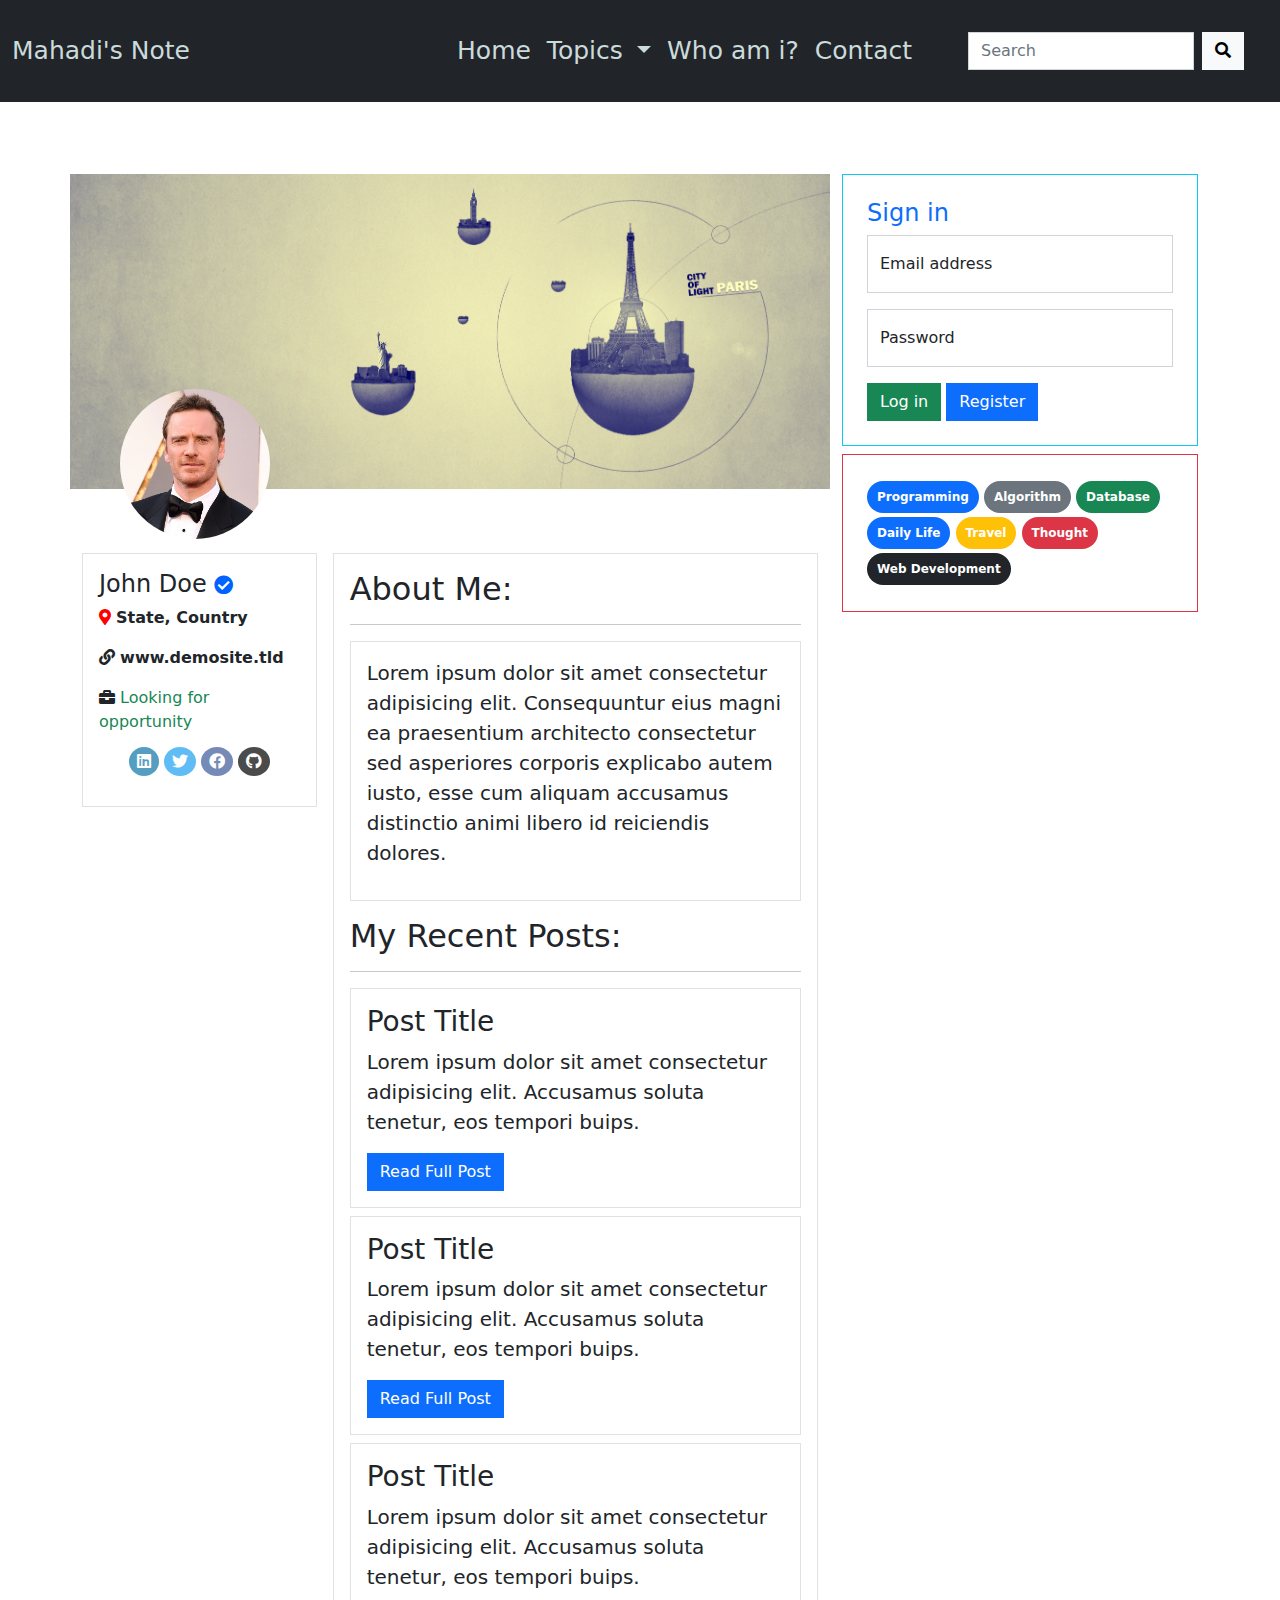
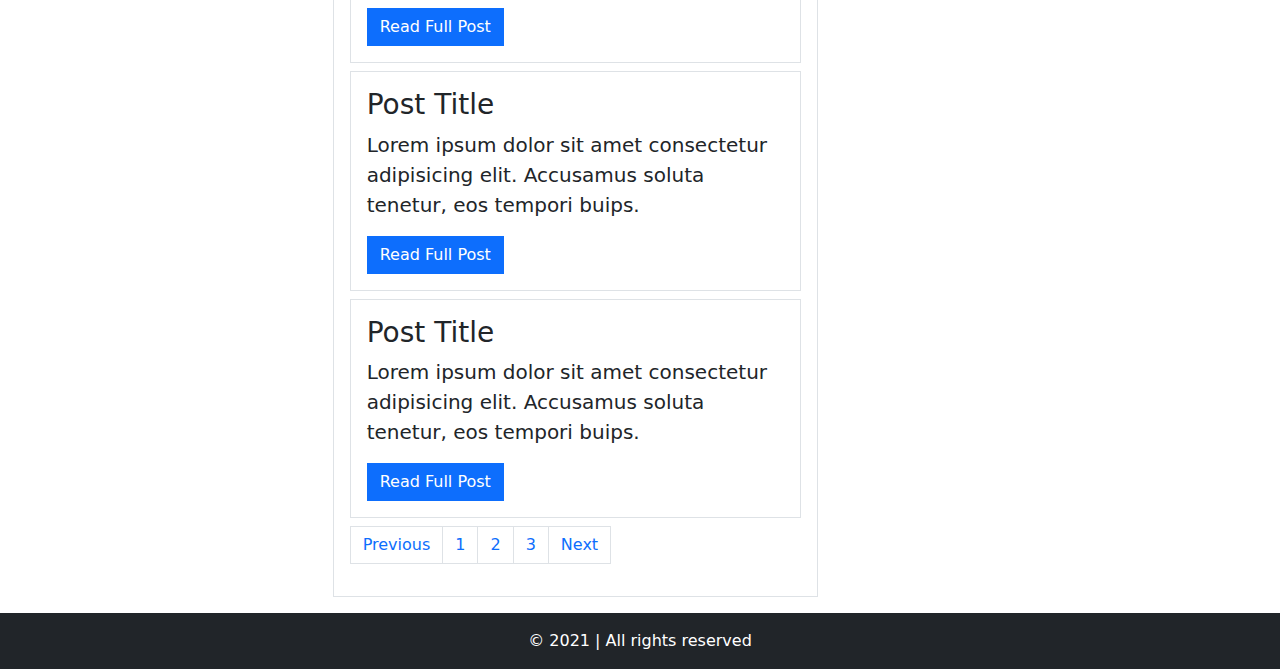
<file: profile.html>
<!DOCTYPE html>
<html lang="en">
<head>
    <meta charset="UTF-8">
    <meta name="viewport" content="width=device-width, initial-scale=1.0">
    <title>Profile | Mahadi Hasan</title>
    
    <!-- CSS -->
    <link rel="stylesheet" href="resources/css/vendor/bootstrap.min.css">
    <link rel="stylesheet" href="resources/css/vendor/all.min.css">
    <link rel="stylesheet" href="resources/css/vendor/owl.carousel.min.css">
    <link rel="stylesheet" href="resources/css/vendor/owl.theme.default.css">
    <link rel="stylesheet" href="resources/css/style.css">
    
    <!-- JavaScript -->
    <script src="resources/js/vendor/jquery.min.js" type="text/javascript"></script>
    <script src="resources/js/vendor/bootstrap.bundle.min.js" type="text/javascript"></script>
    <script src="resources/js/vendor/owl.carousel.min.js" type="text/javascript"></script>
    <script src="resources/js/app.js" type="text/javascript"></script>   
    
</head>
<body>
    <nav class="navbar navbar-expand-lg navbar-dark bg-dark py-4">
        <div class="container-fluid">
            <a class="navbar-brand" href="index.html">Mahadi's Note</a>
            <button class="navbar-toggler rounded-0" type="button" data-bs-toggle="collapse" data-bs-target="#togglerContent" aria-controls="togglerContent" aria-expanded="false" aria-label="Toggle navigation">
                <!-- <span class="navbar-toggler-icon"></span> -->
                <i class="fas fa-angle-down"></i>
            </button>
            <div class="collapse navbar-collapse" id="togglerContent">
                
                <ul class="navbar-nav ms-auto me-5 mb-2 mb-lg-0">
                    
                    <li class="nav-item">
                        <a class="nav-link active" aria-current="page" href="index.html">Home</a>
                    </li>
                    
                    <li class="nav-item dropdown">
                        <a class="nav-link dropdown-toggle" href="#" id="navDrop" role="button" data-bs-toggle="dropdown" aria-expanded="false">
                            Topics
                        </a>
                        <ul class="dropdown-menu rounded-0" aria-labelledby="navDrop">
                            <li><a class="dropdown-item" href="category.html">Programming</a></li>
                            <li><a class="dropdown-item" href="#">Algorithm</a></li>
                            <li><hr class="dropdown-divider"></li>
                            <li><a class="dropdown-item" href="#">Web Development</a></li>
                            <li><a class="dropdown-item" href="#">Web Design</a></li>
                            <li><hr class="dropdown-divider"></li>
                            <li><a class="dropdown-item" href="#">Opinion</a></li>
                            <li><a class="dropdown-item" href="#">Random</a></li>
                            
                        </ul>
                    </li>
                    
                    <li class="nav-item">
                        <a class="nav-link" href="profile.html">Who am i?</a>
                    </li>
                    
                    <li class="nav-item">
                        <a class="nav-link" href="contact.html">Contact</a>
                    </li>                    
                    
                </ul>
                
                <form class="d-flex">
                    <input class="form-control rounded-0 me-2" type="search" placeholder="Search" aria-label="Search">
                    <button class="btn btn-light rounded-0 me-4" type="submit"><i class="fas fa-search"></i></button>
                </form>
                
            </div>
        </div>
    </nav>
    
    <div class="container overflow-hidden">
        
        <div class="row g-4 mt-5 mb-3 top-row">
            
            <div class="col-md-8 col-sm-12">
                <div class="row mb-5">
                    <div class="col-12 position-relative cover">
                        <div class="profile-block">
                            <img src="resources/media/profile.jpg" alt="" class="profile">                            
                        </div>                        
                    </div>
                </div>

                <div class="row g-3 mt-3">

                    <div class="col-md-4 col-sm-12">
                        <div class="border bio-block p-3">
                            <h4 class="h4">John Doe <i class="fas fa-check-circle verified-check" data-bs-toggle="tooltip" data-bs-placement="right" title="Verified Profile"></i></h4>
                            <p><i class="fas fa-map-marker-alt"></i> <strong>State, Country</strong></p>
                            <p><i class="fas fa-link"></i> <strong>www.demosite.tld</strong></p>
                            <p><i class="fas fa-briefcase"></i> <span class="text-success">Looking for opportunity</span></p>
                            <p class="text-center">
                                <a href="" class="contact-social icon-li"><i class="fab fa-linkedin"></i></a>
                                <a href="" class="contact-social icon-tw"><i class="fab fa-twitter"></i></a>
                                <a href="" class="contact-social icon-fb"><i class="fab fa-facebook"></i></a>
                                <a href="" class="contact-social icon-gh"><i class="fab fa-github"></i></a>
                            </p>
                        </div>                        
                    </div>

                    <div class="col-md-8 col-sm-12">
                        <div class="border p-3">

                            <h2 class="h2">About Me:</h2>
                            <hr class="hr">
                            <div class="border p-3 mb-2">
                                <p class="fs-5">
                                    Lorem ipsum dolor sit amet consectetur adipisicing elit. Consequuntur eius magni ea praesentium architecto consectetur sed asperiores corporis explicabo autem iusto, esse cum aliquam accusamus distinctio animi libero id reiciendis dolores.
                                </p>
                            </div>                            

                            <h2 class="h2 mt-3">My Recent Posts:</h2>
                            <hr class="hr">

                            <div class="border p-3 mb-2">
                                <h3 class="h3">Post Title</h3>
                                <p class="fs-5">
                                    Lorem ipsum dolor sit amet consectetur adipisicing elit. Accusamus soluta tenetur, eos tempori buips.
                                </p>
                                <a href="#" class="btn btn-primary rounded-0">Read Full Post</a>
                            </div>

                            <div class="border p-3 mb-2">
                                <h3 class="h3">Post Title</h3>
                                <p class="fs-5">
                                    Lorem ipsum dolor sit amet consectetur adipisicing elit. Accusamus soluta tenetur, eos tempori buips.
                                </p>
                                <a href="#" class="btn btn-primary rounded-0">Read Full Post</a>
                            </div>

                            <div class="border p-3 mb-2">
                                <h3 class="h3">Post Title</h3>
                                <p class="fs-5">
                                    Lorem ipsum dolor sit amet consectetur adipisicing elit. Accusamus soluta tenetur, eos tempori buips.
                                </p>
                                <a href="#" class="btn btn-primary rounded-0">Read Full Post</a>
                            </div>

                            <div class="border p-3 mb-2">
                                <h3 class="h3">Post Title</h3>
                                <p class="fs-5">
                                    Lorem ipsum dolor sit amet consectetur adipisicing elit. Accusamus soluta tenetur, eos tempori buips.
                                </p>
                                <a href="#" class="btn btn-primary rounded-0">Read Full Post</a>
                            </div>

                            <div class="border p-3 mb-2">
                                <h3 class="h3">Post Title</h3>
                                <p class="fs-5">
                                    Lorem ipsum dolor sit amet consectetur adipisicing elit. Accusamus soluta tenetur, eos tempori buips.
                                </p>
                                <a href="#" class="btn btn-primary rounded-0">Read Full Post</a>
                            </div>

                            <!-- Pagination -->
                            <nav aria-label="Page navigation">
                                <ul class="pagination">
                                <li class="page-item"><a class="page-link rounded-0" href="#">Previous</a></li>
                                <li class="page-item"><a class="page-link" href="#">1</a></li>
                                <li class="page-item"><a class="page-link" href="#">2</a></li>
                                <li class="page-item"><a class="page-link" href="#">3</a></li>
                                <li class="page-item"><a class="page-link rounded-0" href="#">Next</a></li>
                                </ul>
                            </nav>

                        </div>  
                        
                        
                    </div>
                </div>
               
            </div>
            
            <div class="col-md-4 col-sm-12">

                <div class="border mb-2 border-info p-4">
                    <h4 class="h4 text-primary">Sign in</h4>

                    <form action="">

                        <div class="form-floating mb-3">
                            <input type="email" class="form-control rounded-0" name="email" id="email" placeholder="name@something.com">
                            <label for="email">Email address</label>
                        </div>

                        <div class="form-floating mb-3">
                            <input type="password" class="form-control rounded-0" name="pass" id="pass" placeholder="********">
                            <label for="pass">Password</label>
                        </div>

                        <button class="btn btn-success rounded-0">Log in</button>
                        <a href="register.php" class="btn btn-primary rounded-0">Register</a>

                    </form>
                        
                </div>

                <div class="border border-danger my-2 tagCloud p-4">
                    <a href="#" class="badge rounded-pill bg-primary">Programming</a>
                    <a href="#" class="badge rounded-pill bg-secondary">Algorithm</a>
                    <a href="#" class="badge rounded-pill bg-success">Database</a>
                    <a href="#" class="badge rounded-pill bg-primary">Daily Life</a>
                    <a href="#" class="badge rounded-pill bg-warning">Travel</a>
                    <a href="#" class="badge rounded-pill bg-danger">Thought</a>
                    <a href="#" class="badge rounded-pill bg-dark">Web Development</a>
                </div>

            </div>

        </div>
        
    </div>

    <footer class="container-fluid">
        <div class="row">
            <div class="col-12 p-3 bg-dark text-white text-center">
                &copy; 2021 | All rights reserved
            </div>
        </div>
    </footer>
    
</body>
</html>
</file>
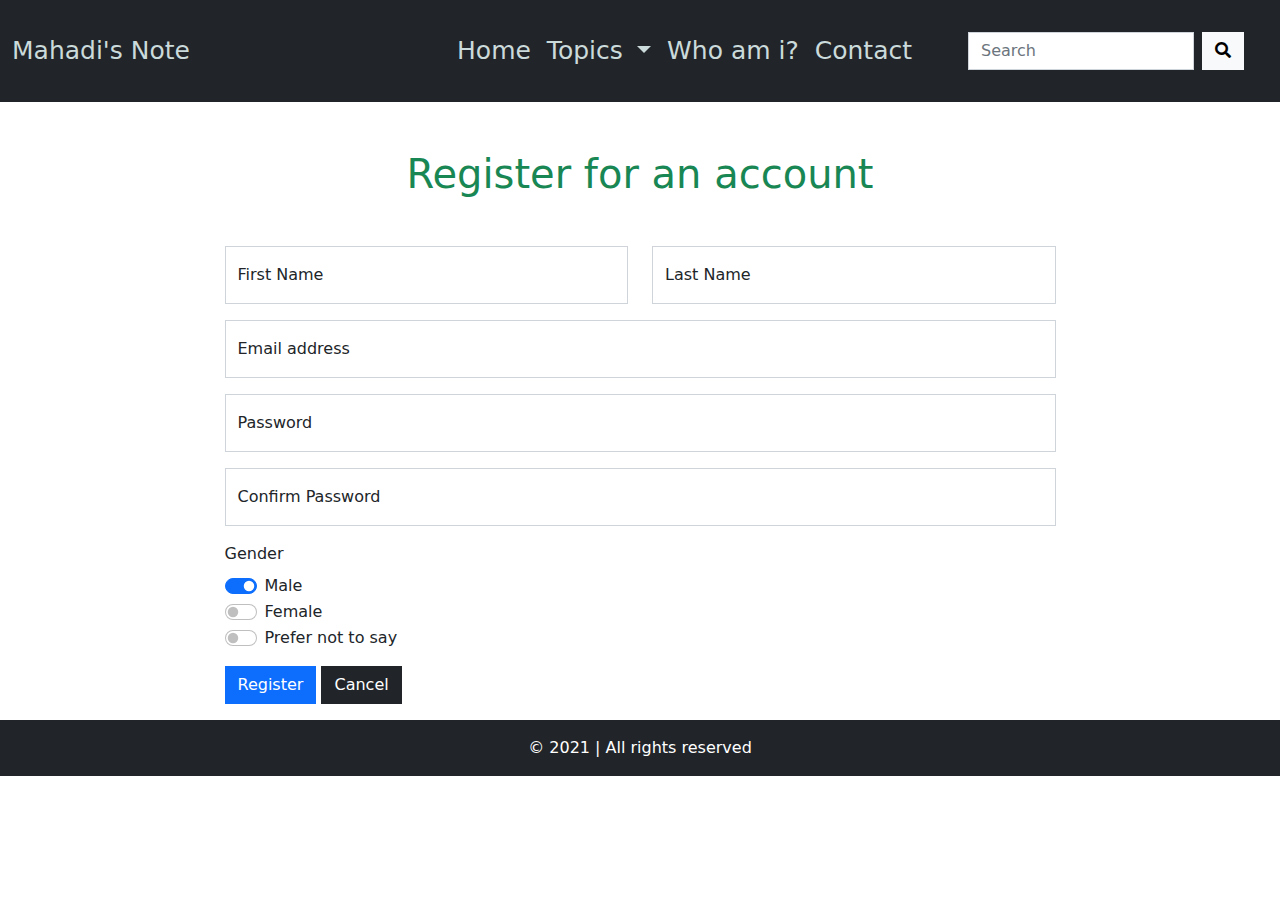
<file: registration.html>
<!DOCTYPE html>
<html lang="en">
<head>
    <meta charset="UTF-8">
    <meta name="viewport" content="width=device-width, initial-scale=1.0">
    <title>Registration | Mahadi Hasan</title>
    
    <!-- CSS -->
    <link rel="stylesheet" href="resources/css/vendor/bootstrap.min.css">
    <link rel="stylesheet" href="resources/css/vendor/all.min.css">
    <link rel="stylesheet" href="resources/css/vendor/owl.carousel.min.css">
    <link rel="stylesheet" href="resources/css/vendor/owl.theme.default.css">
    <link rel="stylesheet" href="resources/css/style.css">
    
    <!-- JavaScript -->
    <script src="resources/js/vendor/jquery.min.js" type="text/javascript"></script>
    <script src="resources/js/vendor/bootstrap.bundle.min.js" type="text/javascript"></script>
    <script src="resources/js/vendor/owl.carousel.min.js" type="text/javascript"></script>
    <script src="resources/js/app.js" type="text/javascript"></script>   
    
</head>
<body>
    <nav class="navbar navbar-expand-lg navbar-dark bg-dark py-4">
        <div class="container-fluid">
            <a class="navbar-brand" href="index.html">Mahadi's Note</a>
            <button class="navbar-toggler rounded-0" type="button" data-bs-toggle="collapse" data-bs-target="#togglerContent" aria-controls="togglerContent" aria-expanded="false" aria-label="Toggle navigation">
                <!-- <span class="navbar-toggler-icon"></span> -->
                <i class="fas fa-angle-down"></i>
            </button>
            <div class="collapse navbar-collapse" id="togglerContent">
                
                <ul class="navbar-nav ms-auto me-5 mb-2 mb-lg-0">
                    
                    <li class="nav-item">
                        <a class="nav-link active" aria-current="page" href="index.html">Home</a>
                    </li>
                    
                    <li class="nav-item dropdown">
                        <a class="nav-link dropdown-toggle" href="#" id="navDrop" role="button" data-bs-toggle="dropdown" aria-expanded="false">
                            Topics
                        </a>
                        <ul class="dropdown-menu rounded-0" aria-labelledby="navDrop">
                            <li><a class="dropdown-item" href="category.html">Programming</a></li>
                            <li><a class="dropdown-item" href="#">Algorithm</a></li>
                            <li><hr class="dropdown-divider"></li>
                            <li><a class="dropdown-item" href="#">Web Development</a></li>
                            <li><a class="dropdown-item" href="#">Web Design</a></li>
                            <li><hr class="dropdown-divider"></li>
                            <li><a class="dropdown-item" href="#">Opinion</a></li>
                            <li><a class="dropdown-item" href="#">Random</a></li>
                            
                        </ul>
                    </li>
                    
                    <li class="nav-item">
                        <a class="nav-link" href="profile.html">Who am i?</a>
                    </li>
                    
                    <li class="nav-item">
                        <a class="nav-link" href="contact.html">Contact</a>
                    </li>                    
                    
                </ul>
                
                <form class="d-flex">
                    <input class="form-control rounded-0 me-2" type="search" placeholder="Search" aria-label="Search">
                    <button class="btn btn-light rounded-0 me-4" type="submit"><i class="fas fa-search"></i></button>
                </form>
                
            </div>
        </div>
    </nav>
    
    <div class="container overflow-hidden">
        
        <div class="row mt-5 mb-3">
            
            <div class="col-md-9 col-sm-12 mx-auto">              
                <h1 class="h1 text-center text-success mb-5">Register for an account</h1>
                <form action="">
                    <div class="row mb-3">

                        <div class="col">
                            <div class="form-floating">
                                <input type="text" class="form-control rounded-0" id="fname" placeholder="John">
                                <label for="fname">First Name</label>
                            </div>
                        </div>

                        <div class="col">
                            <div class="form-floating">
                                <input type="text" class="form-control rounded-0" id="lname" placeholder="Doe">
                                <label for="lname">Last Name</label>
                            </div>                            
                        </div>

                    </div>

                    <div class="form-floating mb-3">
                        <input type="email" class="form-control rounded-0" id="email" placeholder="name@example.com">
                        <label for="email">Email address</label>
                    </div>                    
                    
                    <div class="form-floating mb-3">
                        <input type="password" class="form-control rounded-0" id="password" placeholder="Password">
                        <label for="password">Password</label>
                    </div>

                    <div class="form-floating mb-3">
                        <input type="password" class="form-control rounded-0" id="c_password" placeholder="Confirm Password">
                        <label for="c_password">Confirm Password</label>
                    </div>

                    <div class="mb-3">

                        <label class="form-label">Gender</label>
                        <div class="form-check form-switch">
                            <input class="form-check-input" name="gender" type="radio" id="male" checked>
                            <label class="form-check-label" for="male">Male</label>
                        </div>

                        <div class="form-check form-switch">
                            <input class="form-check-input" name="gender" type="radio" id="female">
                            <label class="form-check-label" for="female">Female</label>
                        </div>
                        
                        <div class="form-check form-switch">
                            <input class="form-check-input" name="gender" type="radio" id="unspefied">
                            <label class="form-check-label" for="unspefied">Prefer not to say</label>
                        </div>

                    </div>

                    <button type="submit" class="btn btn-primary rounded-0">Register</button>
                    <button type="submit" class="btn btn-dark rounded-0">Cancel</button>


                </form>
                
               
            </div>

        </div>
        
    </div>

    <footer class="container-fluid">
        <div class="row">
            <div class="col-12 p-3 bg-dark text-white text-center">
                &copy; 2021 | All rights reserved
            </div>
        </div>
    </footer>
    
</body>
</html>
</file>
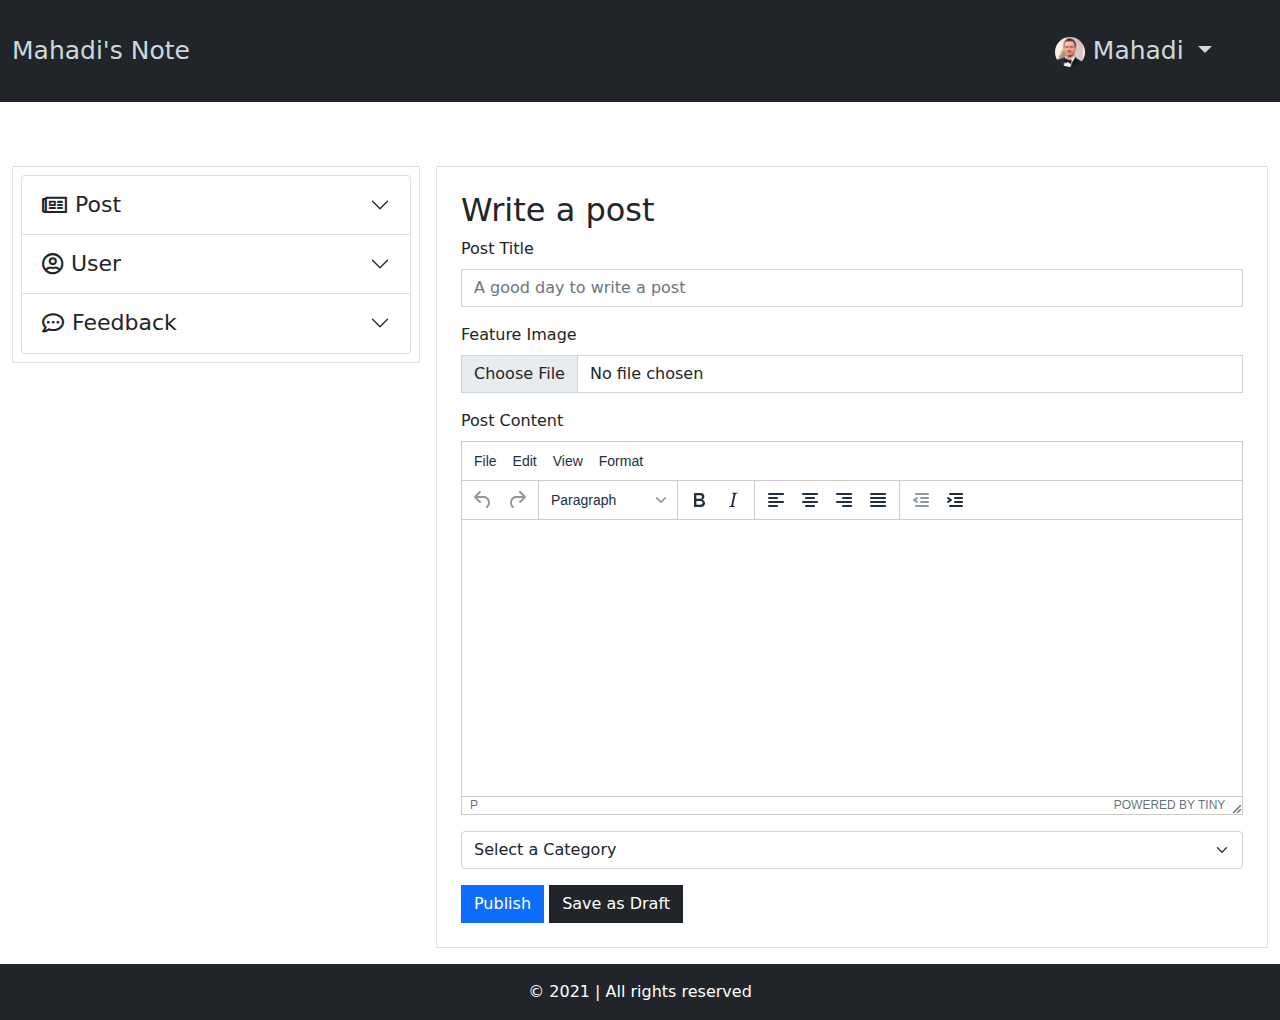
<file: writepanel.html>
<!DOCTYPE html>
<html lang="en">
<head>
    <meta charset="UTF-8">
    <meta name="viewport" content="width=device-width, initial-scale=1.0">
    <title>Writepanel | Mahadi Hasan</title>
    
    <!-- CSS -->
    <link rel="stylesheet" href="resources/css/vendor/bootstrap.min.css">
    <link rel="stylesheet" href="resources/css/vendor/all.min.css">
    <link rel="stylesheet" href="resources/css/vendor/owl.carousel.min.css">
    <link rel="stylesheet" href="resources/css/vendor/owl.theme.default.css">
    <link rel="stylesheet" href="resources/css/style.css">
    
    <!-- JavaScript -->
    <script src="resources/js/vendor/jquery.min.js" type="text/javascript"></script>
    <script src="resources/js/vendor/bootstrap.bundle.min.js" type="text/javascript"></script>
    <script src="resources/js/vendor/owl.carousel.min.js" type="text/javascript"></script>
    <script src="resources/js/vendor/apexcharts.min.js" type="text/javascript"></script>
    <script src="resources/js/vendor/tinymce/tinymce.min.js" type="text/javascript"></script>    
    <script src="resources/js/app.js" type="text/javascript"></script>   
    
</head>
<body>
    <nav class="navbar navbar-expand-lg navbar-dark bg-dark py-4">
        <div class="container-fluid">
            <a class="navbar-brand" href="index.html">Mahadi's Note</a>
            <button class="navbar-toggler rounded-0" type="button" data-bs-toggle="collapse" data-bs-target="#togglerContent" aria-controls="togglerContent" aria-expanded="false" aria-label="Toggle navigation">
                <!-- <span class="navbar-toggler-icon"></span> -->
                <i class="fas fa-angle-down"></i>
            </button>
            <div class="collapse navbar-collapse" id="togglerContent">
                
                <ul class="navbar-nav ms-auto me-5 mb-2 mb-lg-0">
                    
                    <li class="nav-item dropdown">
                        <a class="nav-link dropdown-toggle" href="#" id="navDrop" role="button" data-bs-toggle="dropdown" aria-expanded="false">
                            <img src="resources/media/profile.jpg" id="thumbPropicNav" alt=""> Mahadi
                        </a>
                        <ul class="dropdown-menu rounded-0" aria-labelledby="navDrop">
                            <li><a class="dropdown-item" href="#">Account</a></li>
                            <li><a class="dropdown-item" href="#">Profile</a></li>
                            <li><hr class="dropdown-divider"></li>
                            <li><a class="dropdown-item" href="#">Sign out</a></li>                            
                        </ul>
                    </li>
                    
                </ul>
                                
            </div>
        </div>
    </nav>
    
    <div class="container-fluid overflow-hidden">
        
        <div class="row g-3 mt-5 mb-3">
            
            <div class="col-md-4 col-sm-12">

                <div class="border p-2">

                    <div class="accordion" id="sideNav">

                        <div class="accordion-item">
                            <h2 class="accordion-header" id="postsNav">
                                <button class="accordion-button collapsed" type="button" data-bs-toggle="collapse" data-bs-target="#posts"  aria-expanded="false" aria-controls="posts">
                                    <i class="far fa-newspaper me-2"></i> Post
                                </button>
                            </h2>
                            <div id="posts" class="accordion-collapse collapse" aria-labelledby="postsNav" data-bs-parent="#sideNav">
                                <div class="accordion-body">
                                    <a href="#" class="subNavSide"> <i class="far fa-keyboard me-2"> </i>Create Post</a>
                                    <a href="#" class="subNavSide"> <i class="far fa-eye me-2"></i> All Post</a>
                                </div>
                            </div>
                        </div>

                        <div class="accordion-item">
                            <h2 class="accordion-header" id="userNav">
                                <button class="accordion-button collapsed" type="button" data-bs-toggle="collapse" data-bs-target="#users"  aria-expanded="false"  aria-controls="users">
                                    <i class="far fa-user-circle me-2"></i> User
                                </button>
                            </h2>
                            <div id="users" class="accordion-collapse collapse" aria-labelledby="userNav" data-bs-parent="#sideNav">
                                <div class="accordion-body">
                                    <a href="#" class="subNavSide"> <i class="fas fa-user-plus me-2"></i> Create</a>
                                    <a href="#" class="subNavSide"> <i class="far fa-eye me-2"></i>View</a>
                                </div>
                            </div>
                        </div>

                        <div class="accordion-item">
                            <h2 class="accordion-header" id="feedbackNav">
                                <button class="accordion-button collapsed" type="button" data-bs-toggle="collapse" data-bs-target="#feedback"  aria-expanded="false"  aria-controls="feedback">
                                    <i class="far fa-comment-dots me-2"></i> Feedback
                                </button>
                            </h2>
                            <div id="feedback" class="accordion-collapse collapse" aria-labelledby="feedbackNav" data-bs-parent="#sideNav">
                                <div class="accordion-body">
                                    <a href="#" class="subNavSide"> <i class="far fa-eye me-2"></i> View</a>
                                </div>
                            </div>
                        </div>
                    
                    </div>                   

                </div>

            </div>
            

            <div class="col-md-8 col-sm-12">
                <div class="border p-4">
                    <h2 class="h2">Write a post</h2>

                    <form action="#" method="post">

                        <div class="mb-3">
                            <label for="title" class="form-label">Post Title</label>
                            <input type="text" class="form-control rounded-0" name="title" id="title" placeholder="A good day to write a post">
                        </div>

                        <div class="mb-3">
                            <label for="picture" class="form-label">Feature Image</label>
                            <input type="file" class="form-control rounded-0" name="picture" id="picture">
                        </div>

                        <div class="mb-3">
                            <label for="content" class="form-label">Post Content</label>
                            <textarea class="form-control rounded-0" name="content" id="content" rows="15"></textarea>
                        </div>

                        <div class="mb-3">
                            <select class="form-select" aria-label="Default select example">
                                <option selected>Select a Category</option>
                                <option value="1">Programming</option>
                                <option value="2">Database</option>
                                <option value="3">Opinion</option>
                            </select>
                        </div>

                        <button class="btn btn-primary rounded-0">Publish</button>
                        <a href="#" class="btn btn-dark rounded-0">Save as Draft</a>
                    </form>


                </div>
            </div>

        </div>
        
    </div>

    <footer class="container-fluid">
        <div class="row">
            <div class="col-12 p-3 bg-dark text-white text-center">
                &copy; 2021 | All rights reserved
            </div>
        </div>
    </footer>

    <script>
        tinymce.init({selector:'#content'});
    </script>
</body>
</html>
</file>
<file: resources/css/style.css>
.navbar .nav-item a,
.navbar-brand
{
    font-size: 25px !important;
    color: #cbdada !important;
}

.navbar .nav-item a:hover,
.navbar-brand:hover
{
    color: #fff !important;
}

.navbar .dropdown-menu
{
    background: #191818 !important;
}

.navbar .dropdown-menu .dropdown-item:hover
{
    background: #000 !important;
}

.navbar .dropdown-menu .dropdown-divider
{
    background: #ccc !important;
}

.navbar #thumbPropicNav
{
    width: 30px;
    height: 30px;
    border-radius: 50%;
}

#sideNav .accordion-body
{
    padding: 0 !important;
}

#sideNav button
{
    font-size: 22px;
}

#sideNav .accordion-button:focus 
{
    border-color: #e6e5e5 !important;
    box-shadow: none !important;
}

.subNavSide
{
    width: 100%;
    padding: 15px 50px;
    background: #f5f5f5;
    color: #020202;
    font-size: 20px;
    display: flex;
    align-items: center;
    text-decoration: none;
    border-top: 1px solid #dee2e6;
}

#sideNav .subNavSide:nth-child(1)
{
    border-top: none !important;
}

.subNavSide:hover
{
    color:#a7edff;
    background-color: #252525;
}

.carousel-item .card-media,
.singleRowPost .card-media
{   
    min-height: 255px;
    width: 100%;
    max-height: 350px;
    object-fit: cover;
    display: block;
    border-radius: 0;
    filter: grayscale(90%);
    transition: all 0.5s ease;
}

.carousel-item .card .row:hover > .col-md-4 .card-media,
.card:hover > .media-img-top,
.singleRowPost .card .row:hover > .col-md-4  .card-media
{
    filter: grayscale(0%);
}

.media-img-top
{
    max-height: 250px;
    filter: grayscale(90%);
    transition: all 0.5s ease;
}

.tagCloud a,
.tagCloud a:hover,
.tagCloud a:active,
.tagCloud a:visited
{
    text-decoration: none;
    padding: 10px;
    margin: 2px 0;
    color: #fff;
}

.carousel-control-prev,
.carousel-control-next
{
    background: rgba(20, 20, 20, 0.40);
    padding: 10px;
    border-radius: 50%;
    width: 40px;
    height: 40px;
    margin: auto;
}


.cover
{
    height: 315px;
    width: 100%;
    background:url(../media/cover.jpg);
    background-size: cover;
}

.profile-block
{    
    position: absolute;
    left: 50px;
    bottom: -50px;
}

.profile
{
    width: 150px;
    height: 150px;
    border-radius: 50%;
}

.verified-check
{
    color: #0062ff;
    font-size: 1.2rem !important;
}

.user-media
{
    width: 100px !important;
    height: 100px !important;
    display: block;
    margin-top: 20px;
    margin-left: auto;
    margin-right: auto;
}

.contact-social
{
    padding: 5px 8px;
    color: #fff;
    opacity: 0.7;
    border-radius: 50%;
}

.contact-social:hover
{
    opacity: 1;
    color: #fff;
}

.contact-social.icon-li
{
    background-color: #0e76a8;
}

.contact-social.icon-tw
{
    background-color: #1da1f2;
}

.contact-social.icon-fb
{
    background-color: #3b5998;
}

.contact-social.icon-gh
{
    background-color: #000;
}

.fa-map-marker-alt
{
    color: #ff0000;
}

.fa-envelope
{
    color: #4b50ef;
}
</file>
<file: template/resources/css/style.css>
.carousel-item .card-media
{   
    min-height: 255px;
    width: 100%;
    max-height: 350px;
    object-fit: cover;
    display: block;
    border-radius: 0;
    filter: grayscale(90%);
    transition: all 0.5s ease;
}

.carousel-item .card .col-md-4:hover > .card-media,
.card:hover > .media-img-top
{
    filter: grayscale(0%);
}

.media-img-top
{
    max-height: 250px;
    filter: grayscale(90%);
    transition: all 0.5s ease;
}

.tagCloud a,
.tagCloud a:hover,
.tagCloud a:active,
.tagCloud a:visited
{
    text-decoration: none;
    padding: 10px;
    margin: 2px 0;
    color: #fff;
}

.carousel-control-prev,
.carousel-control-next
{
    background: rgba(20, 20, 20, 0.40);
    padding: 10px;
    border-radius: 50%;
    width: 40px;
    height: 40px;
    margin: auto;
}
</file>
